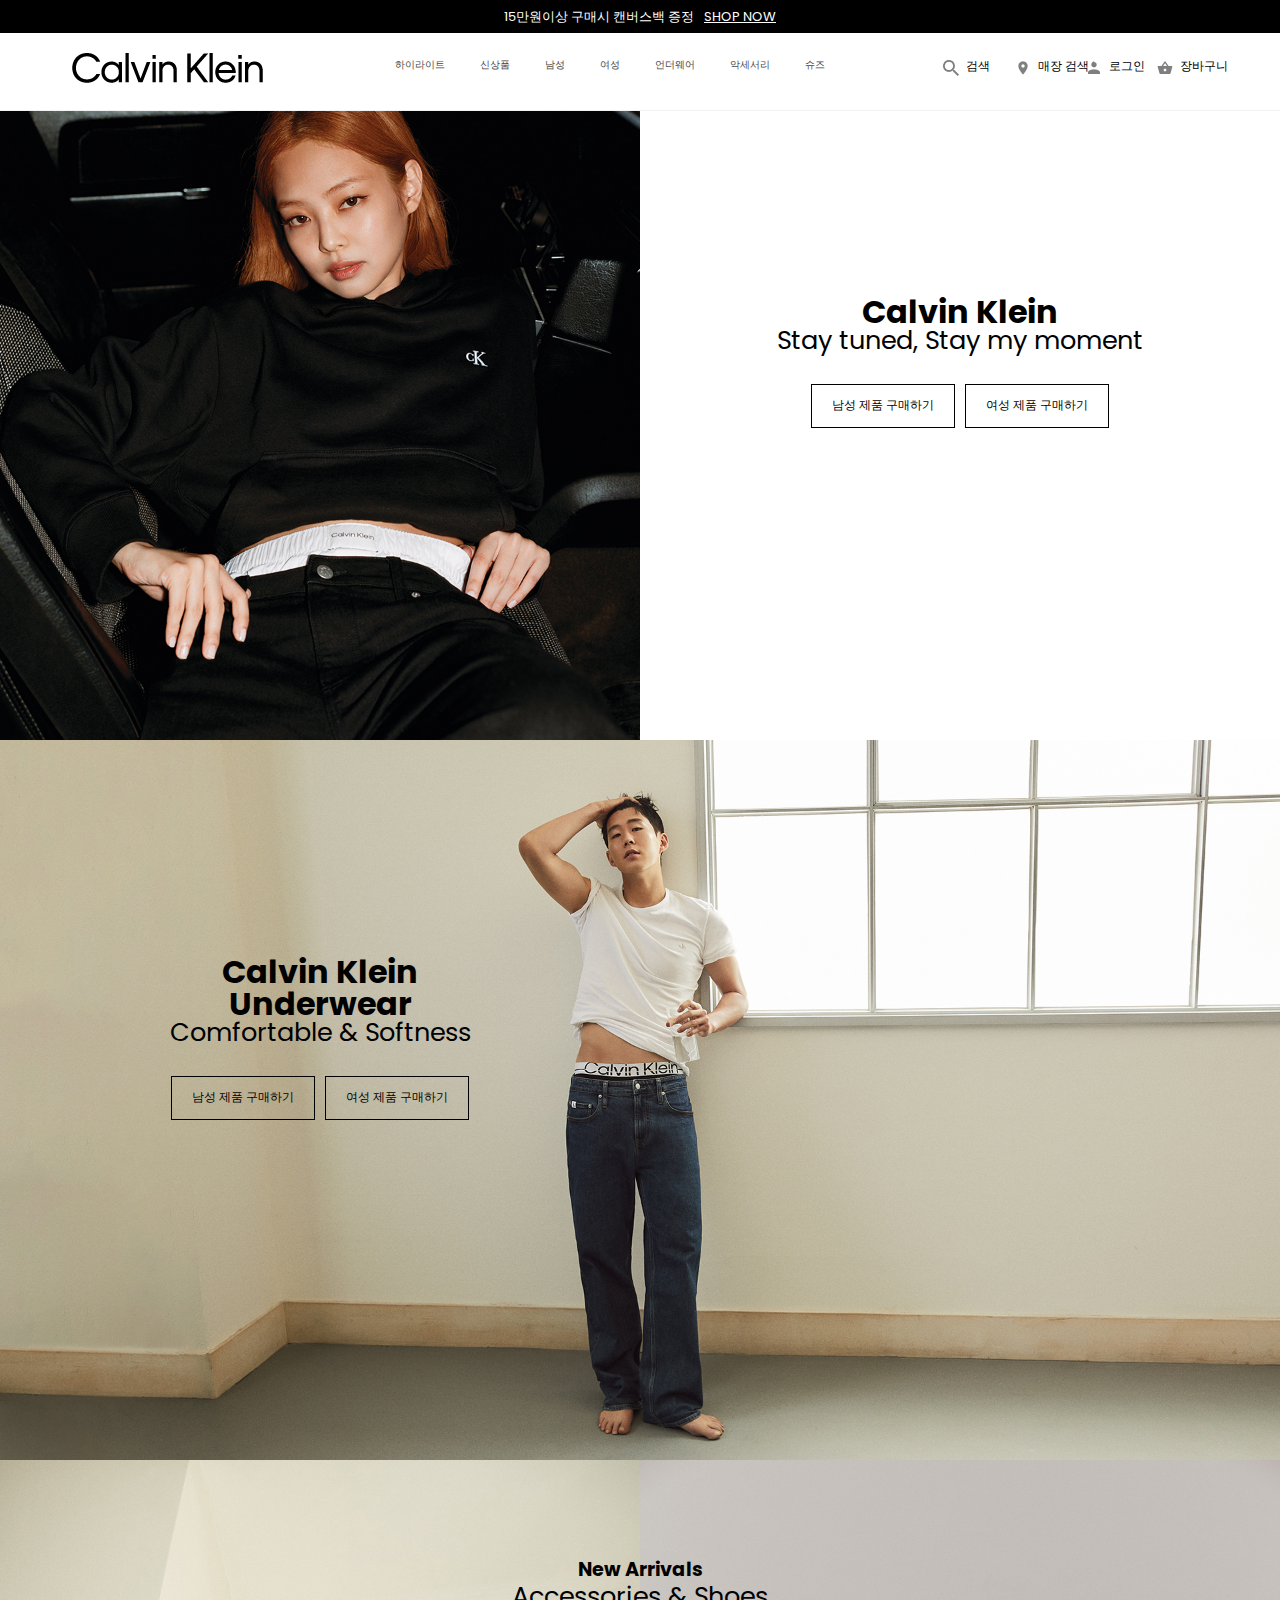
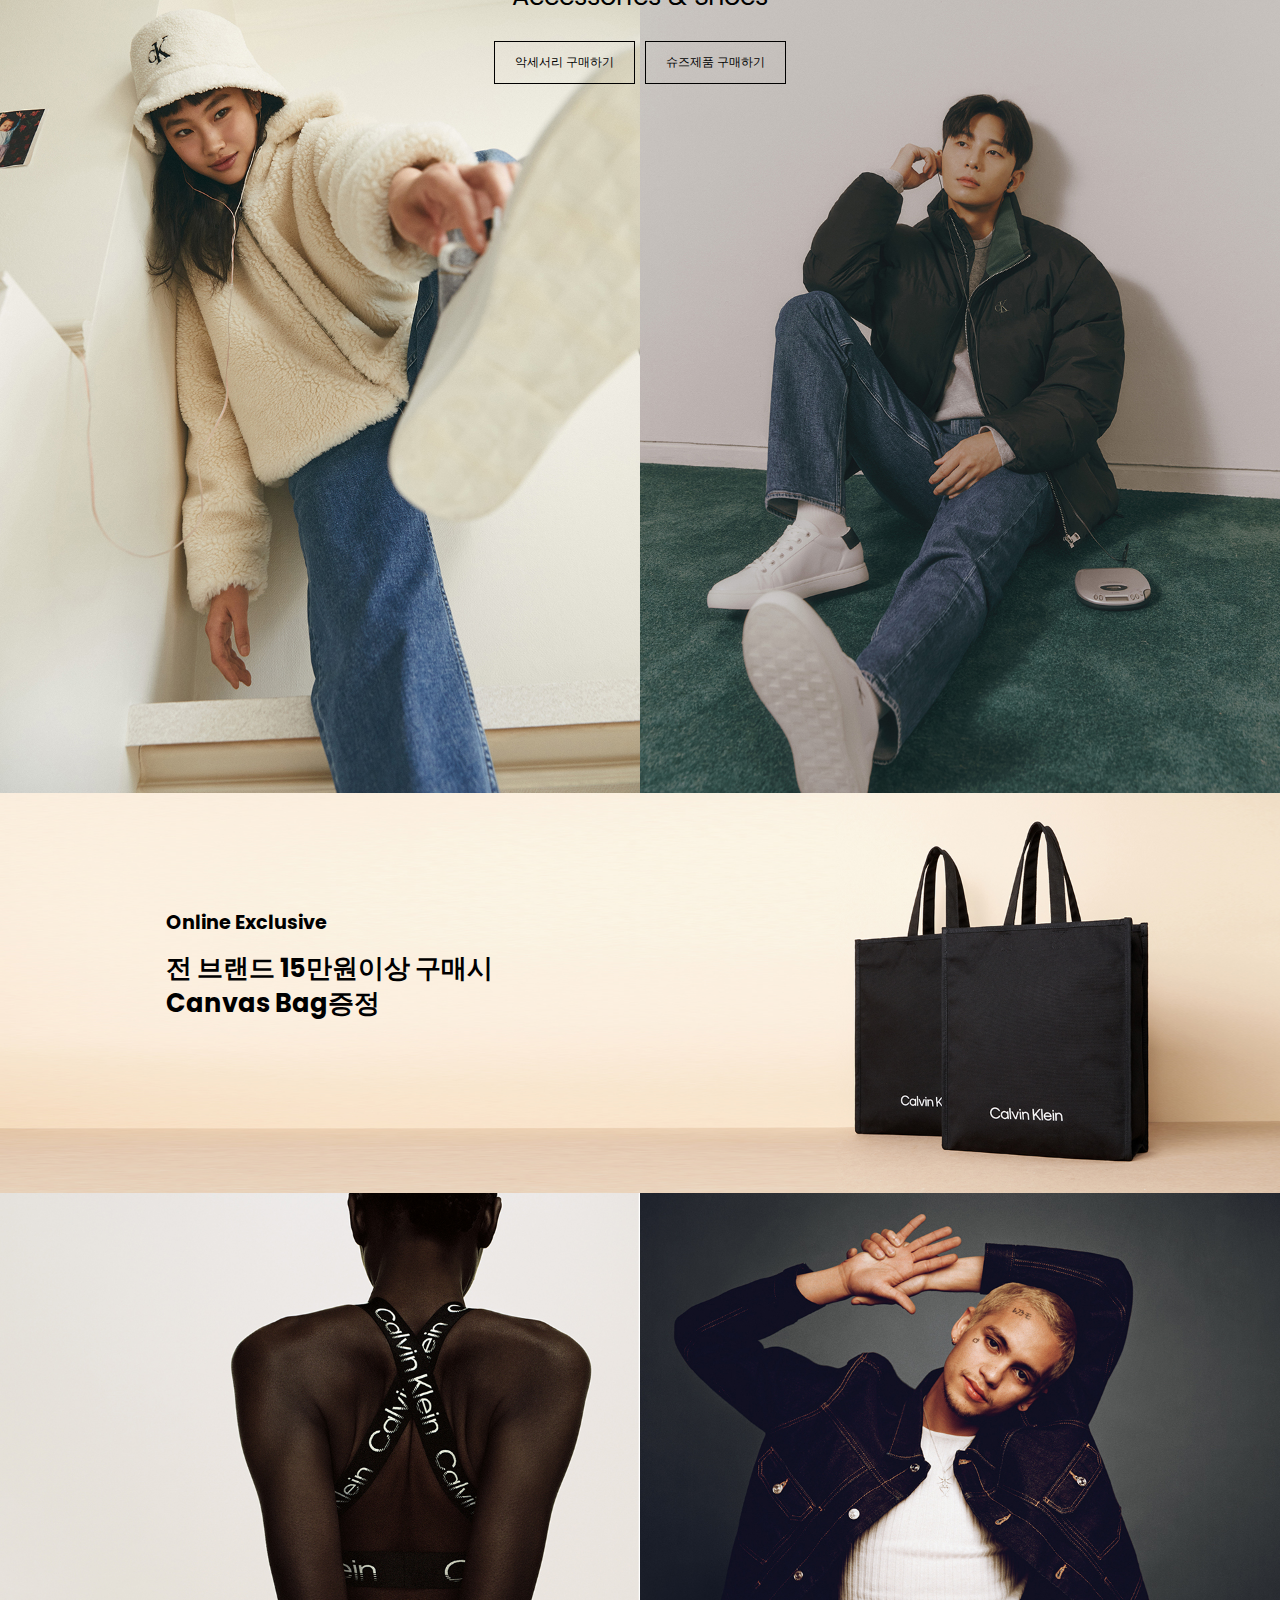
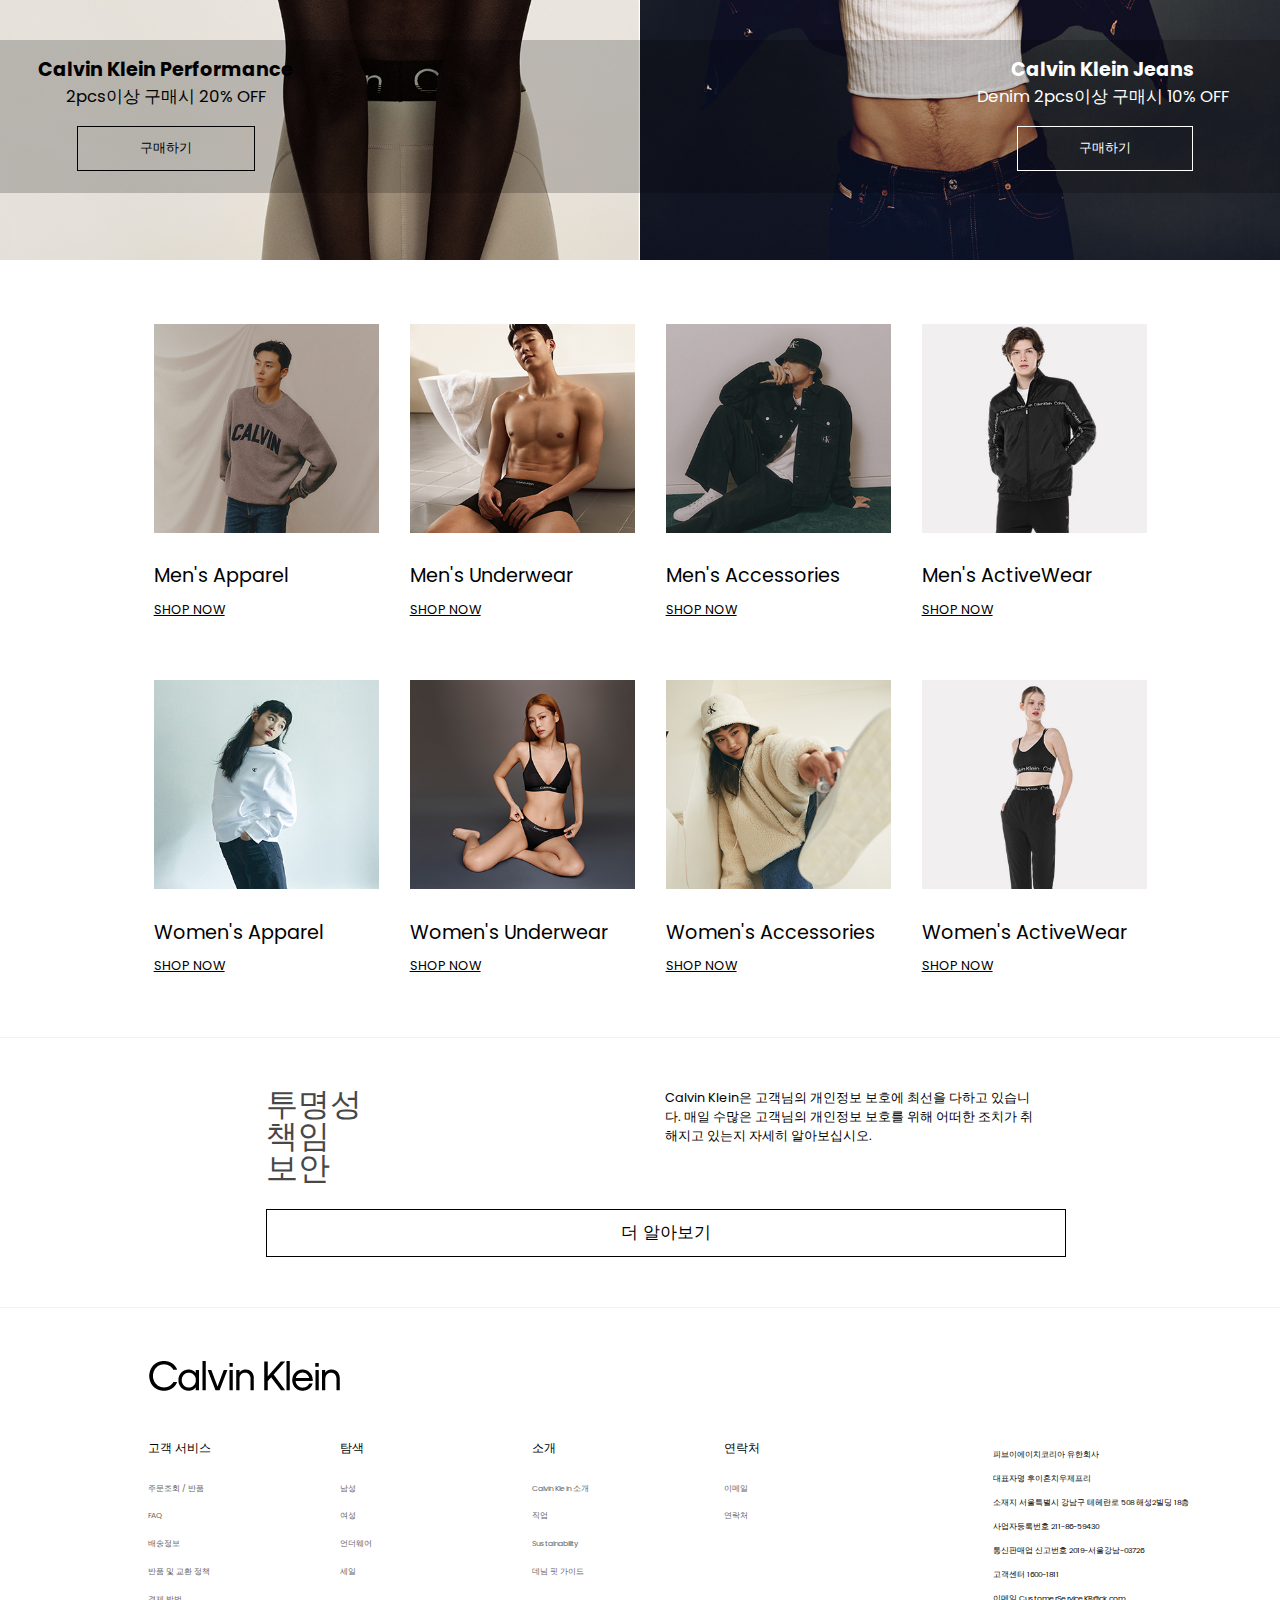
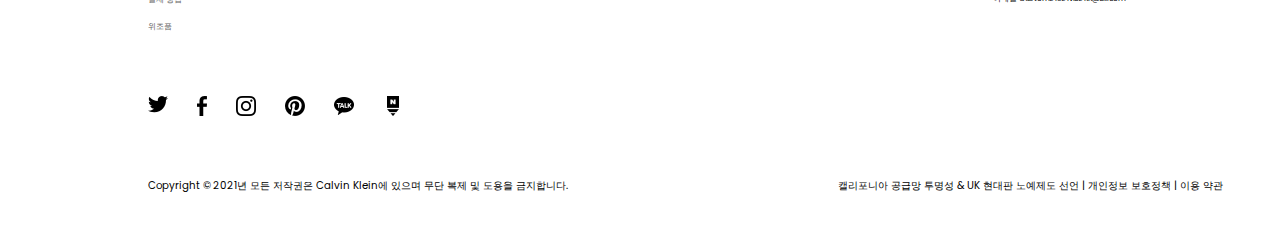
<file: index.html>
<!DOCTYPE html>
<html lang="en">

<head>
    <meta charset="UTF-8">
    <meta http-equiv="X-UA-Compatible" content="IE=edge">
    <meta name="viewport" content="width=device-width, initial-scale=1.0,maximum-scale=1, minimum-scale=1"">
    <title>Calvin Klein</title>
    <link rel=" stylesheet" href="/ck2.css">
    <link rel="stylesheet" href="/reset.css">
    <script src="https://ajax.googleapis.com/ajax/libs/jquery/3.5.1/jquery.min.js"></script>
    <script defer src="/ck.js"></script>


</head>

<body>
    <div id="wrap">
        <div class="header-line">
            <p>15만원이상 구매시 캔버스백 증정<a href="">SHOP NOW</a></p>
        </div>
        <header class="header">
            <div class="nav_wrapper">
                <a class="logo" href="#"><img src="/images/ck-logo.png" alt="logo"></a>

                <div class="gnb">
                    <div class="h_L">
                        <ul class="h_menu">

                            <li><a href="#">하이라이트</a></li>
                            <li><a href="#">신상품</a></li>
                            <li><a href="#">남성</a></li>
                            <li><a href="#">여성</a></li>
                            <li><a href="#">언더웨어</a></li>
                            <li><a href="#">악세서리</a></li>
                            <li class="shoes"><a href="#">슈즈</a></li>
                        </ul>
                    </div>
                </div>
                <div class="icon_wrapper">
                    <ul class="icon">
                        <li><a href="#">
                                <span><img src="/images/icon1.png" alt="search"></span>
                                <span class="none left">검색</span>
                            </a>
                        </li>
                        <li><a href="#">
                                <span><img src="/images/icon2.png" alt="location"></span>
                                <span class="none left">매장 검색</span>
                            </a>
                        </li>
                        <li><a href="#">
                                <span><img src="/images/icon3.png" alt="login"></span>
                                <span class="none right">로그인</span>
                            </a>
                        </li>
                        <li><a href="#">
                                <span><img src="/images/icon4.png" alt="market"></span>
                                <span class="none right">장바구니</span>
                            </a>
                        </li>
                    </ul>
                </div>



            </div>

            <div class="hide">
                <div class="menu_pan">
                    <div class="highlights">
                        <div class="menu_category">
                            <div class="category">
                                <p>셀럽</p>
                            </div>
                            <div class="category orange"><a href="#">손흥민</a></div>
                            <div class="category orange"><a href="#">JENNIE</a></div>
                            <div class="category orange"><a href="#">Jung Ho Yeon</a></div>
                            <div class="category orange"><a href="#">Park Seo Jun</a></div>
                        </div>
                        <div class="menu_category">
                            <div class="category">
                                <p>SPECIAL PRICE</p>
                            </div>
                            <div class="category"><a href="#">남성의류</a></div>
                            <div class="category"><a href="#">언더웨어</a></div>
                            <div class="category"><a href="#">남성 악세서리</a></div>
                            <div class="category"><a href="#">여성 악세서리</a></div>
                        </div>
                        <div class="menu_category">
                            <div class="category">
                                <p>CK INSIDE</p>
                            </div>
                            <div class="category"><a href="#">Bestsellers</a></div>
                            <div class="category"><a href="#">Standards</a></div>
                            <div class="category"><a href="#">Sustainable</a></div>
                            <div class="category"><a href="#">Khakis</a></div>
                        </div>
                        <div class="menu_category">
                            <div class="category">
                                <p>기획전</p>
                            </div>
                            <div class="category"><a href="#">CKU KIDS</a></div>
                            <div class="category"><a href="#">CKJ KIDS</a></div>
                            <div class="category"><a href="#">Activewear</a></div>
                            <div class="category"><a href="#">데님 번들 기획전</a></div>
                            <div class="category"><a href="#">남성 선물 추천</a></div>
                            <div class="category"><a href="#">여성 선물 추천</a></div>
                        </div>
                    </div>
                </div>
                <div class="menu_pan">
                    <div class="newproducts">
                        <div class="menu_category">
                            <div class="category">
                                <p>남성용 의류</p>
                            </div>
                            <div class="category"><a href="#">남성의류 모두보기</a></div>
                            <div class="category"><a href="#">청바지</a></div>
                            <div class="category"><a href="#">티셔츠/후디</a></div>
                            <div class="category"><a href="#">셔츠/스웨터</a></div>
                            <div class="category"><a href="#">바지</a></div>
                            <div class="category"><a href="#">아우터</a></div>
                        </div>
                        <div class="menu_category">
                            <div class="category">
                                <p>남성용 액세서리</p>
                            </div>
                            <div class="category"><a href="#">남성액세서리 모두보기</a></div>
                            <div class="category"><a href="#">가방</a></div>
                            <div class="category"><a href="#">모자</a></div>
                            <div class="category"><a href="#">벨트/지갑</a></div>
                            <div class="category"><a href="#">신발/양말</a></div>
                        </div>
                        <div class="menu_category">
                            <div class="category">
                                <p>남성용 언더웨어</p>
                            </div>
                            <div class="category"><a href="#">남성언더웨어 모두보기</a></div>
                            <div class="category"><a href="#">박서</a></div>
                            <div class="category"><a href="#">멀티백</a></div>
                            <div class="category"><a href="#">드로즈</a></div>
                            <div class="category"><a href="#">잠옷/수영복</a></div>
                        </div>
                        <div class="menu_category">
                            <div class="category">
                                <p>여성용 의류</p>
                            </div>
                            <div class="category"><a href="#">여성의류 모두보기</a></div>
                            <div class="category"><a href="#">청바지</a></div>
                            <div class="category"><a href="#">티셔츠/후디</a></div>
                            <div class="category"><a href="#">원피스/스커트/팬츠</a></div>
                            <div class="category"><a href="#">셔츠/스웨터</a></div>
                            <div class="category"><a href="#">아우터</a></div>
                            <div class="category"><a href="#">스포츠 브라</a></div>
                            <div class="category"><a href="#">레깅스</a></div>
                        </div>

                        <div class="menu_category">
                            <div class="category">
                                <p>여성용 액세서리</p>
                            </div>
                            <div class="category"><a href="#">여성액세서리 모두보기</a></div>
                            <div class="category"><a href="#">가방</a></div>
                            <div class="category"><a href="#">모자</a></div>
                            <div class="category"><a href="#">벨트/지갑</a></div>
                            <div class="category"><a href="#">신발/양말</a></div>
                        </div>

                        <div class="menu_category">
                            <div class="category">
                                <p>여성용 언더웨어</p>
                            </div>
                            <div class="category"><a href="#">여성언더웨어 모두보기</a></div>
                            <div class="category"><a href="#">브라</a></div>
                            <div class="category"><a href="#">팬티</a></div>
                            <div class="category"><a href="#">멀티팩/잠옷/수영복</a></div>
                        </div>
                    </div>
                </div>
                <div class="menu_pan">
                    <div class="menproducts">
                        <div class="menu_category">
                            <div class="category">
                                <p>의류</p>
                            </div>
                            <div class="category"><a href="#">모두보기</a></div>
                            <div class="category"><a href="#">청바지</a></div>
                            <div class="category"><a href="#">티셔츠</a></div>
                            <div class="category"><a href="#">바지</a></div>
                            <div class="category"><a href="#">맨투맨</a></div>
                            <div class="category"><a href="#">스웨터</a></div>
                            <div class="category"><a href="#">셔츠</a></div>
                            <div class="category"><a href="#">아우터</a></div>
                            <div class="category"><a href="#">퍼포먼스 의류</a></div>
                        </div>
                        <div class="menu_category">
                            <div class="category">
                                <p>액세서리</p>
                            </div>
                            <div class="category"><a href="#">모두보기</a></div>
                            <div class="category"><a href="#">가방</a></div>
                            <div class="category"><a href="#">지갑</a></div>
                            <div class="category"><a href="#">벨트</a></div>
                            <div class="category"><a href="#">신발</a></div>
                            <div class="category"><a href="#">양말</a></div>
                            <div class="category"><a href="#">모자</a></div>
                        </div>
                        <div class="menu_category">
                            <div class="category">
                                <p>슈즈</p>
                            </div>
                            <div class="category"><a href="">모두보기</a></div>
                        </div>
                        <div class="photo">
                            <img src="/images/nav_man1.jpg" alt="men's_products">
                            <a href="#" class="men_buy">남성 제품 구매하기</a>
                        </div>
                    </div>
                </div>
                <div class="menu_pan">
                    <div class="womenproducts">
                        <div class="menu_category">
                            <div class="category">
                                <p>의류</p>
                            </div>
                            <div class="category"><a href="#">모두보기</a></div>
                            <div class="category"><a href="#">청바지</a></div>
                            <div class="category"><a href="#">티셔츠</a></div>
                            <div class="category"><a href="#">원피스</a></div>
                            <div class="category"><a href="#">바지</a></div>
                            <div class="category"><a href="#">스커트</a></div>
                            <div class="category"><a href="#">맨투맨</a></div>
                            <div class="category"><a href="#">스웨터</a></div>
                            <div class="category"><a href="#">셔츠</a></div>
                            <div class="category"><a href="#">아우터</a></div>
                            <div class="category"><a href="#">퍼포먼스 의류</a></div>
                        </div>
                        <div class="menu_category">
                            <div class="category">
                                <p>액세서리</p>
                            </div>
                            <div class="category"><a href="#">모두보기</a></div>
                            <div class="category"><a href="#">가방</a></div>
                            <div class="category"><a href="#">신발</a></div>
                            <div class="category"><a href="#">양말</a></div>
                            <div class="category"><a href="#">벨트</a></div>
                            <div class="category"><a href="#">모자</a></div>
                            <div class="category"><a href="#">지갑/액세서리 소품</a></div>
                        </div>
                        <div class="menu_category">
                            <div class="category">
                                <p>슈즈</p>
                            </div>
                            <div class="category"><a href="#">모두보기</a></div>
                        </div>
                        <div class="photo">
                            <img src="/images/nav_woman1.jpg" alt="woman's_products">
                            <a href="#" class="women_buy">여성 제품 구매하기</a>
                        </div>
                    </div>
                </div>
                <div class="menu_pan">
                    <div class="underwear">
                        <div class="menu_category">
                            <div class="category">
                                <p>남성</p>
                            </div>
                            <div class="category"><a href="#">모두보기</a></div>
                            <div class="category"><a href="#">멀티팩</a></div>
                            <div class="category"><a href="#">드로즈</a></div>
                            <div class="category"><a href="#">브리프</a></div>
                            <div class="category"><a href="#">박서</a></div>
                            <div class="category"><a href="#">잠옷/수영복</a></div>
                        </div>
                        <div class="menu_category">
                            <div class="category">
                                <p>여성</p>
                            </div>
                            <div class="category"><a href="#">모두보기</a></div>
                            <div class="category"><a href="#">브라</a></div>
                            <div class="category"><a href="#">팬티</a></div>
                            <div class="category"><a href="#">멀티팩/잠옷/수영복</a></div>
                        </div>
                        <div class="menu_category">
                        </div>
                        <div class="photo">
                            <img src="/images/nav_underwear.jpg" alt="underwear">
                            <a href="#" class="buy1">남성용 언더웨어 구매하기</a>
                            <a href="#" class="buy1">여성용 언더웨어 구매하기</a>
                        </div>
                    </div>
                </div>
                <div class="menu_pan">
                    <div class="accessories">
                        <div class="menu_category">
                            <div class="category">
                                <p>남성</p>
                            </div>
                            <div class="category"><a href="#">모두보기</a></div>
                            <div class="category"><a href="#">가방</a></div>
                            <div class="category"><a href="#">벨트</a></div>
                            <div class="category"><a href="#">양말</a></div>
                            <div class="category"><a href="#">지갑</a></div>
                            <div class="category"><a href="#">모자</a></div>
                        </div>
                        <div class="menu_category">
                            <div class="category">
                                <p>여성</p>
                            </div>
                            <div class="category"><a href="#">모두보기</a></div>
                            <div class="category"><a href="#">벨트</a></div>
                            <div class="category"><a href="#">가방</a></div>
                            <div class="category"><a href="#">양말</a></div>
                            <div class="category"><a href="#">지갑</a></div>
                            <div class="category"><a href="#">모자</a></div>
                        </div>

                        <div class="photo">
                            <img src="/images/nav_bag.jpg" alt="accessories">
                            <a href="#" class="buy1">남성용 액세서리 구매하기</a>
                            <a href="#" class="buy1">여성용 액세서리 구매하기</a>
                        </div>

                    </div>
                </div>
                <div class="menu_pan">
                    <div class="shoes">
                        <div class="photo">
                            <img src="/images/nav_shoes.jpg" alt="shoes">
                            <a href="#" class="buy1">남성 제품 구매하기</a>
                            <a href="#" class="buy1">여성 제품 구매하기</a>
                        </div>
                    </div>
                </div>
            </div>
    </div>
    </header>


    <section class="main">
        <div class="main_1">
            <img src="/images/main1.jpeg" alt="woman">
            <div class="main1_block">
                <div class="text_block">
                    <h2 class="main_tit">Calvin Klein</h2>
                    <p class="main_subtit">Stay tuned, Stay my moment</p>
                    <div class="main1_btn">
                        <a href="#">
                            <p class="main_btn right">남성 제품 구매하기</p>
                        </a>
                        <a href="#">
                            <p class="main_btn">여성 제품 구매하기</p>
                        </a>
                    </div>
                </div>
            </div>
        </div>

        <div class="main_2">
            <img src="/images/main2.jpg" alt="man">
            <div class="main2_block">
                <div class="text_block">
                    <h2 class="main_tit">Calvin Klein Underwear</h2>
                    <p class="main_subtit">Comfortable & Softness</p>
                    <div class="main2_btn">
                        <a href="#">
                            <p class="main_btn right">남성 제품 구매하기</p>
                        </a>
                        <a href="#">
                            <p class="main_btn">여성 제품 구매하기</p>
                        </a>
                    </div>
                </div>
            </div>
        </div>
    </section>
    <section class="subpage">
        <div class="sub">
            <img src="/images/sub1.jpg" alt="woman&man">
            <div class="sub_block">
                <div class="text_block">
                    <h2 class="sub_tit">New Arrivals</h2>
                    <p class="sub_subtit">Accessories & Shoes</p>
                    <div class="btn">
                        <a href="#">
                            <p class="sub_btn right">악세서리 구매하기</p>
                        </a>
                        <a href="#">
                            <p class="sub_btn">슈즈제품 구매하기</p>
                        </a>
                    </div>
                </div>
            </div>
        </div>

        <div class="subline">
            <img src="/images/sub3.jpg" alt="bags">
            <div class="subline_block">
                <div class="subline_txt">
                    <h2 class="subline_tit">Online Exclusive</h2>
                    <p class="subline_subtit">전 브랜드 15만원이상 구매시<br>Canvas Bag증정</p>
                </div>
            </div>

        </div>
        <div class="sub2">
            <img src="/images/sub4.jpg" alt="accessories">
            <div class="back"></div>
            <div class="sub2_block">
                <div class="sub2-1_txt">
                    <h2 class="sub2-1_tit">Calvin Klein Performance</h2>
                    <p class="sub2-1_subtit">2pcs이상 구매시 20% OFF</p>
                    <div class="sub2-1_btn">
                        <a href="#">
                            <p>구매하기</p>
                        </a>
                    </div>
                </div>
                <div class="sub2-2_txt">
                    <h2 class="sub2-2_tit">Calvin Klein Jeans</h2>
                    <p class="sub2-2_subtit">Denim 2pcs이상 구매시 10% OFF</p>
                    <div class="sub2-2_btn">
                        <a href="#">
                            <p>구매하기</p>
                        </a>
                    </div>
                </div>
            </div>
        </div>
    </section>
    <section class="product">
        <div class="men">
            <div class="men_block space tablet">
                <a href="#"><img src="/images/sale.jpeg" alt="men's_apparel"></a>
                <div class="men_txt">
                    <p>Performance</p>
                </div>
                <div class="subtxt"><a href="#">
                        <p class="line">SHOP NOW</p>
                    </a></div>
            </div>
            <div class="men_block">
                <a href="#"><img src="/images/man1.jpg" alt="men's_apparel"></a>
                <div class="men_txt">
                    <p>Men's Apparel</p>
                </div>
                <div class="subtxt"><a href="#">
                        <p class="line">SHOP NOW</p>
                    </a></div>
            </div>
            <div class="men_block space">
                <a href="#"><img src="/images/man2.jpg" alt="men's_underwear"></a>
                <div class="men_txt">
                    <p>Men's Underwear</p>
                </div>
                <div class="subtxt"><a href="#">
                        <p class="line">SHOP NOW</p>
                    </a></div>
            </div>
            <div class="men_block after1">
                <a href="#"><img src="/images/man3.jpg" alt="men's_accessories"></a>
                <div class="men_txt">
                    <p>Men's Accessories</p>
                </div>
                <div class="subtxt"><a href="#">
                        <p class="line">SHOP NOW</p>
                    </a></div>
            </div>
            <div class="men_block space after2">
                <a href="#"><img src="/images/man4.jpg" alt="men's_activeWear"></a>
                <div class="men_txt">
                    <p>Men's ActiveWear</p>
                </div>
                <div class="subtxt"><a href="#">
                        <p class="line">SHOP NOW</p>
                    </a></div>
            </div>
        </div>

        <div class="women">
            <div class="women_block">
                <a href="#"><img src="/images/woman1.jpg" alt="women's_apparel"></a>
                <div class="women_txt">
                    <p>Women's Apparel</p>
                </div>
                <div class="subtxt"><a href="#">
                        <p class="line">SHOP NOW</p>
                    </a></div>
            </div>
            <div class="women_block space">
                <a href="#"><img src="/images/woman2.jpg" alt="women's_underwear"></a>
                <div class="women_txt">
                    <p>Women's Underwear</p>
                </div>
                <div class="subtxt"><a href="#">
                        <p class="line">SHOP NOW</p>
                    </a></div>
            </div>
            <div class="women_block">
                <a href="#"><img src="/images/woman3.jpg" alt="women's_accessories"></a>
                <div class="women_txt">
                    <p>Women's Accessories</p>
                </div>
                <div class="subtxt"><a href="#">
                        <p class="line">SHOP NOW</p>
                    </a></div>
            </div>
            <div class="women_block space after3">
                <a href="#"><img src="/images/woman4.jpg" alt="women's_activeWear"></a>
                <div class="women_txt">
                    <p>Women's ActiveWear</p>
                </div>
                <div class="subtxt"><a href="#">
                        <p class="line">SHOP NOW</p>
                    </a></div>
            </div>
        </div>

    </section>
    <section class="privacy">
        <div class="privacy_box">
            <div class="title">
                <p>투명성<br>책임<br>보안</h4>
            </div>
            <div class="para">
                <p>Calvin Klein은 고객님의 개인정보 보호에 최선을 다하고 있습니다.
                    매일 수많은 고객님의 개인정보 보호를 위해 어떠한 조치가 취해지고 있는지
                    자세히 알아보십시오.</p>
            </div>
            <div class="more"><a href="#">
                    <h4>더 알아보기</h4>
                </a>
            </div>
        </div>
    </section>
    <footer>
        <div class="footer">
            <a class="footer_logo" href="#"><img src="/images/ck-logo.png" alt="logo"></a>

            <div class="footer_wrapper">
                <div class="footer_block">
                    <p class="footer_tit">고객 서비스</p>
                    <ul>
                        <li>
                            <a href="#">주문조회 / 반품</a>
                            <a href="#">FAQ</a>
                            <a href="#">배송정보</a>
                            <a href="#">반품 및 교환 정책</a>
                            <a href="#">결제 방법</a>
                            <a href="#">위조품</a>
                        </li>
                    </ul>
                </div>
                <div class="footer_block">
                    <p class="footer_tit">탐색</p>
                    <ul>
                        <li>
                            <a href="#">남성</a>
                            <a href="#">여성</a>
                            <a href="#">언더웨어</a>
                            <a href="#">세일</a>
                        </li>
                    </ul>
                </div>
                <div class="footer_block">
                    <p class="footer_tit">소개</p>
                    <ul class="footer_list3">
                        <li>
                            <a href="#">Calvin Klein 소개</a>
                            <a href="#">직업</a>
                            <a href="#">Sustainability</a>
                            <a href="#">데님 핏 가이드</a>
                        </li>
                    </ul>
                </div>
                <div class="footer_block">
                    <p class="footer_tit">연락처</p>
                    <ul class="footer_list4">
                        <li>
                            <a href="#">이메일</a>
                            <a href="#">연락처</a>
                        </li>
                    </ul>
                </div>
                <div class="company">
                    <p>피브이에이치코리아 유한회사<br>
                        대표자명 후이혼치우제프리<br>
                        소재지 서울특별시 강남구 테헤란로 508 해성2빌딩 18층<br>
                        사업자등록번호 211-86-59430<br>
                        통신판매업 신고번호 2019-서울강남-03726<br>
                        고객센터 1600-1811<br>
                        이메일 CustomerServiceKR@ck.com</p>
                </div>
            </div>
            <div class="f-icon">
                <ul class="footer_icon">
                    <li><a href="#"><img src="/images/f_icon_1.png" alt="twitter_logo"></a></li>
                    <li><a href="#"><img src="/images/f_icon_2.png" alt="facebook_logo"></a></li>
                    <li><a href="#"><img src="/images/f_icon_3.png" alt="instagram_logo"></a></li>
                    <li><a href="#"><img src="/images/f_icon_4.png" alt="pinterest_logo"></a></li>
                    <li><a href="#"><img src="/images/f_icon_5.png" alt="kakao_logo"></a></li>
                    <li><a href="#"><img src="/images/f_icon_6.png" alt="naverme_logo"></a></li>
                </ul>
            </div>
            <div class="footer-line">
                <p>Copyright © 2021년 모든 저작권은 Calvin Klein에 있으며 무단 복제 및 도용을 금지합니다.</p>
                <p>캘리포니아 공급망 투명성 & UK 현대판 노예제도 선언 | 개인정보 보호정책 | 이용 약관</p>
            </div>
        </div>
        </div>
</body>

</html>
</file>
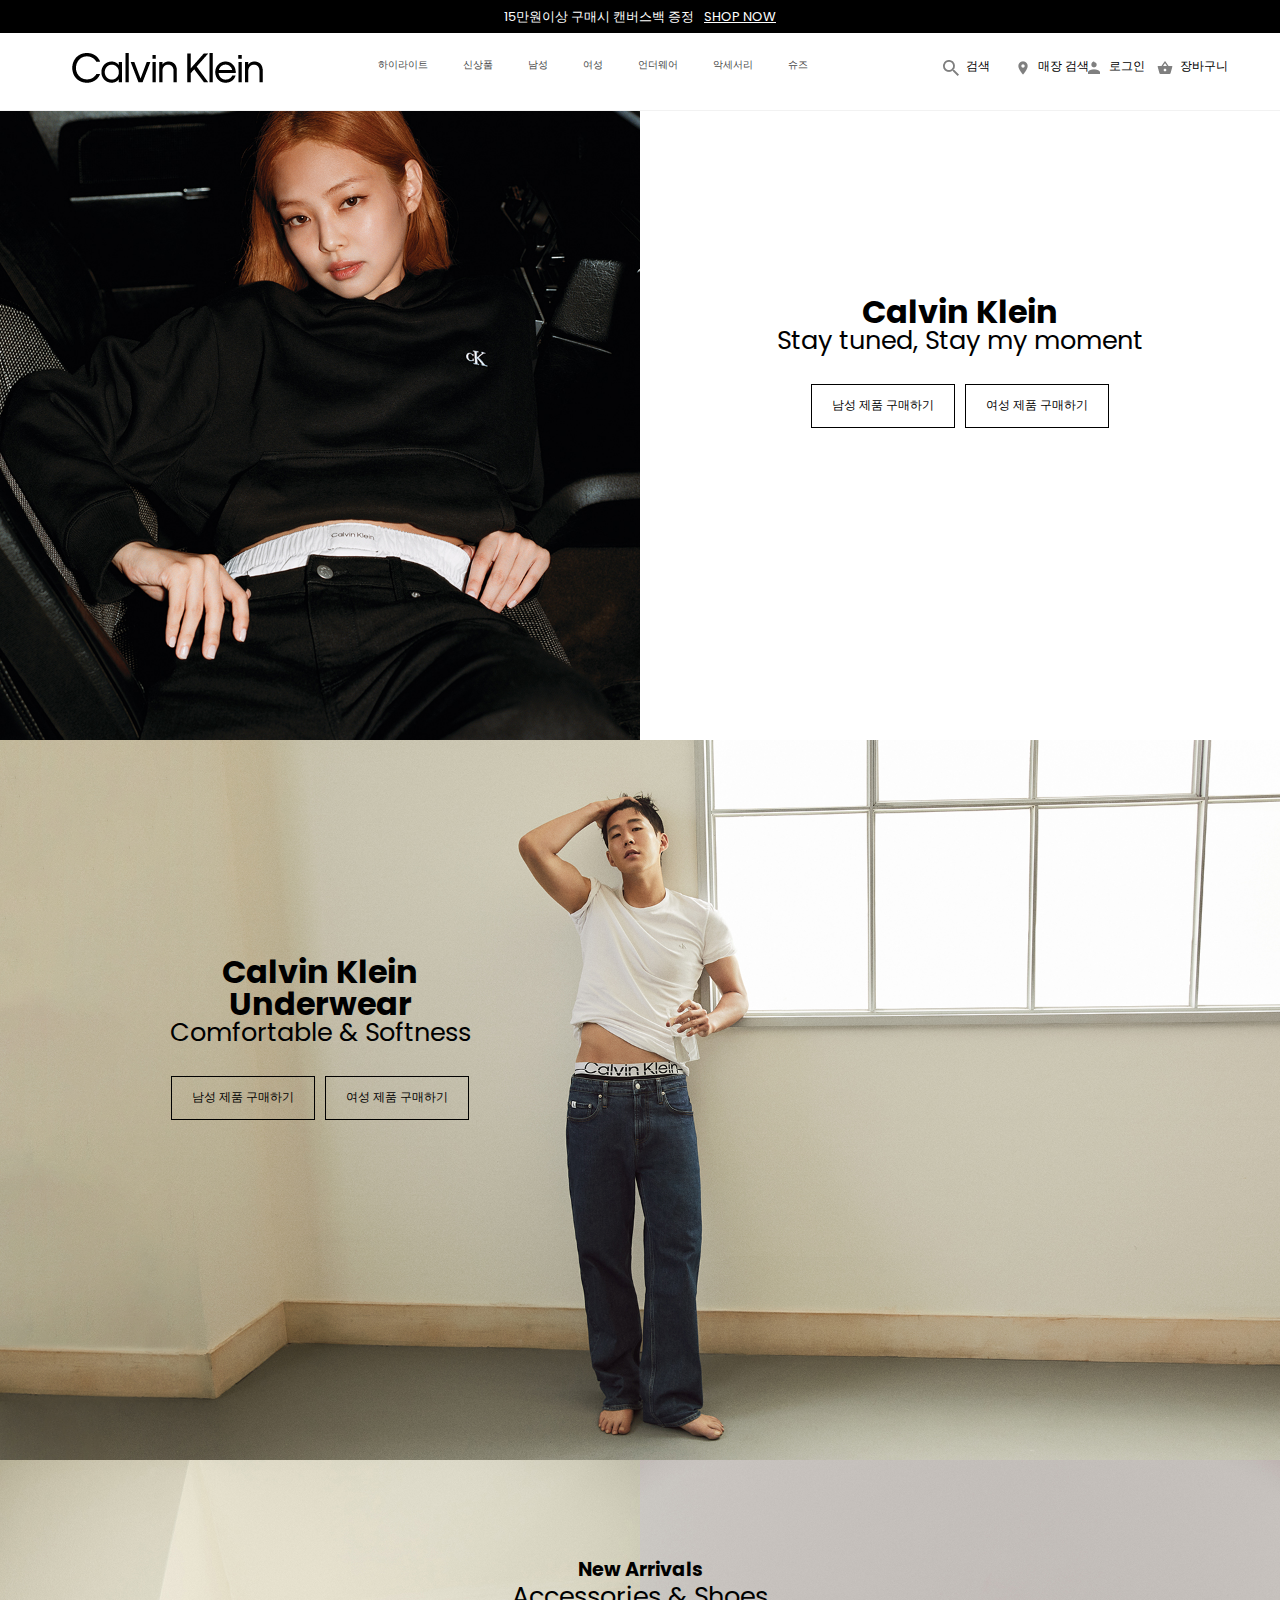
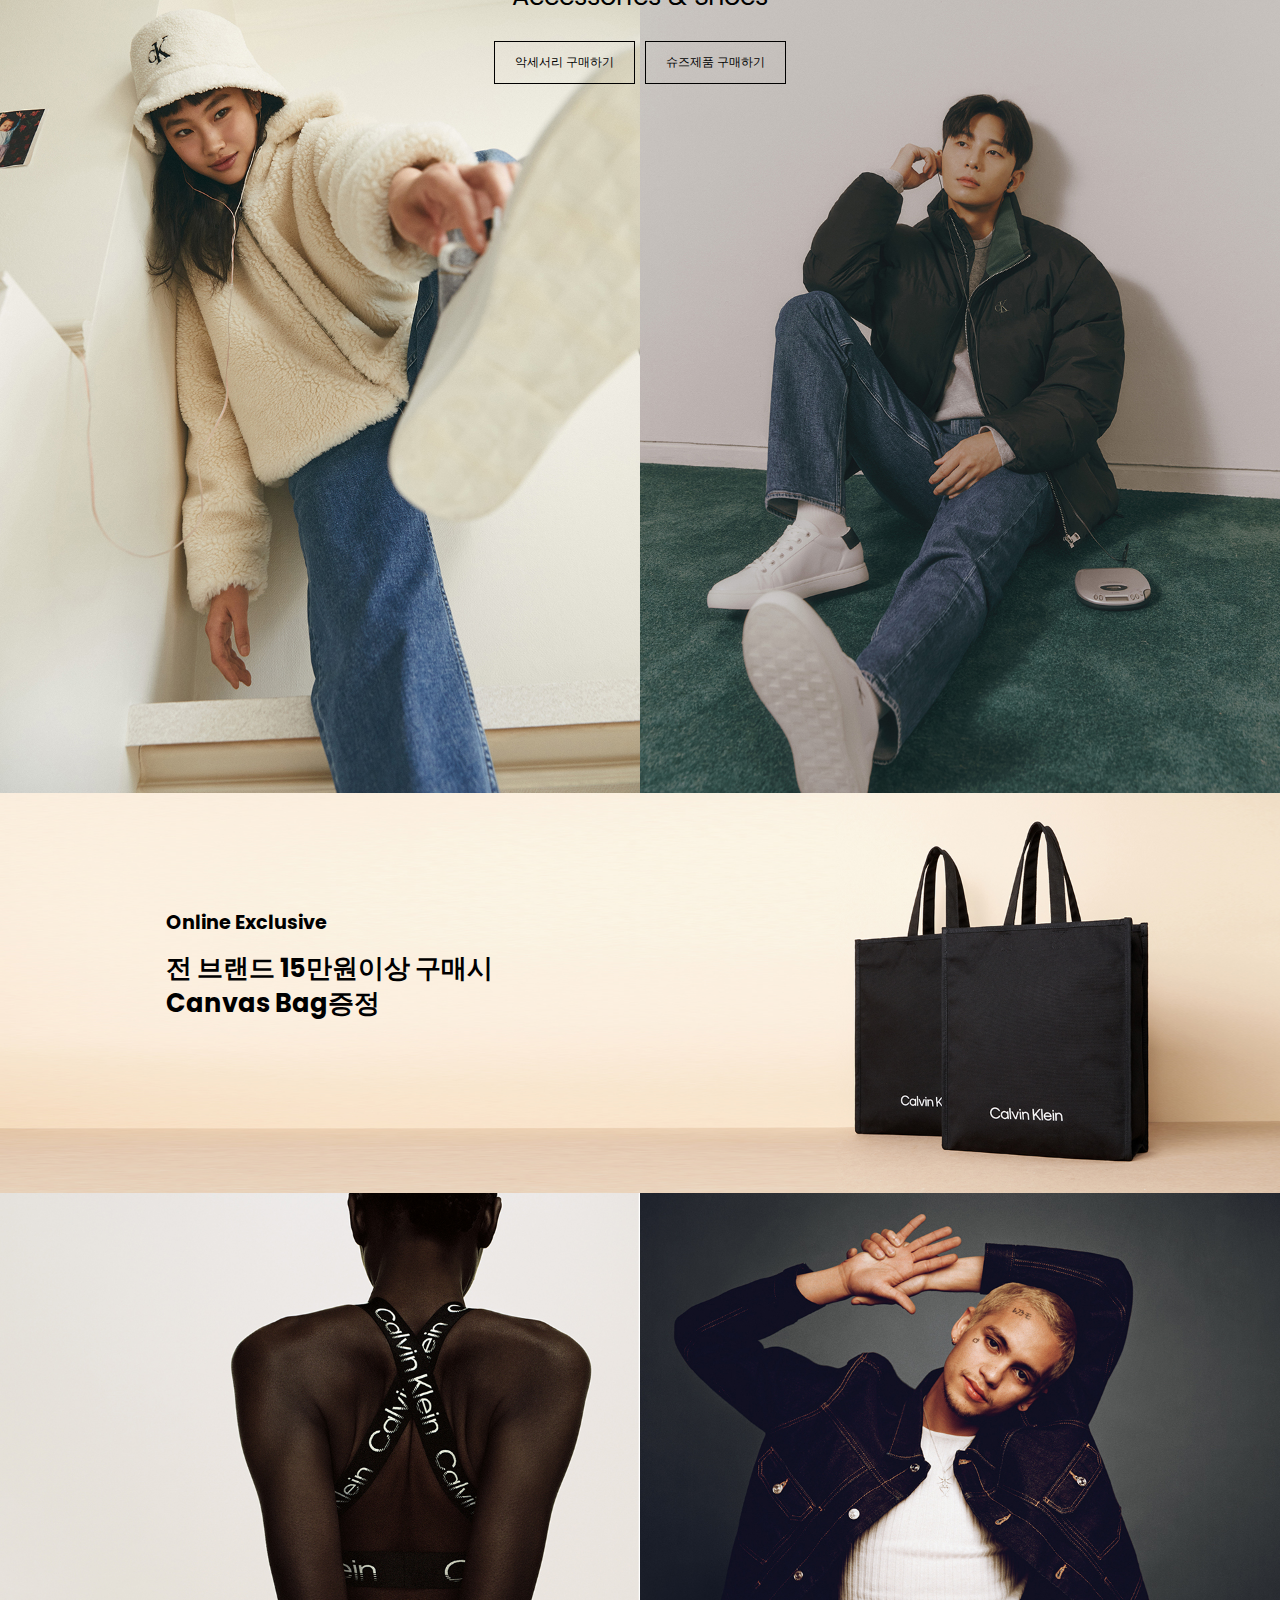
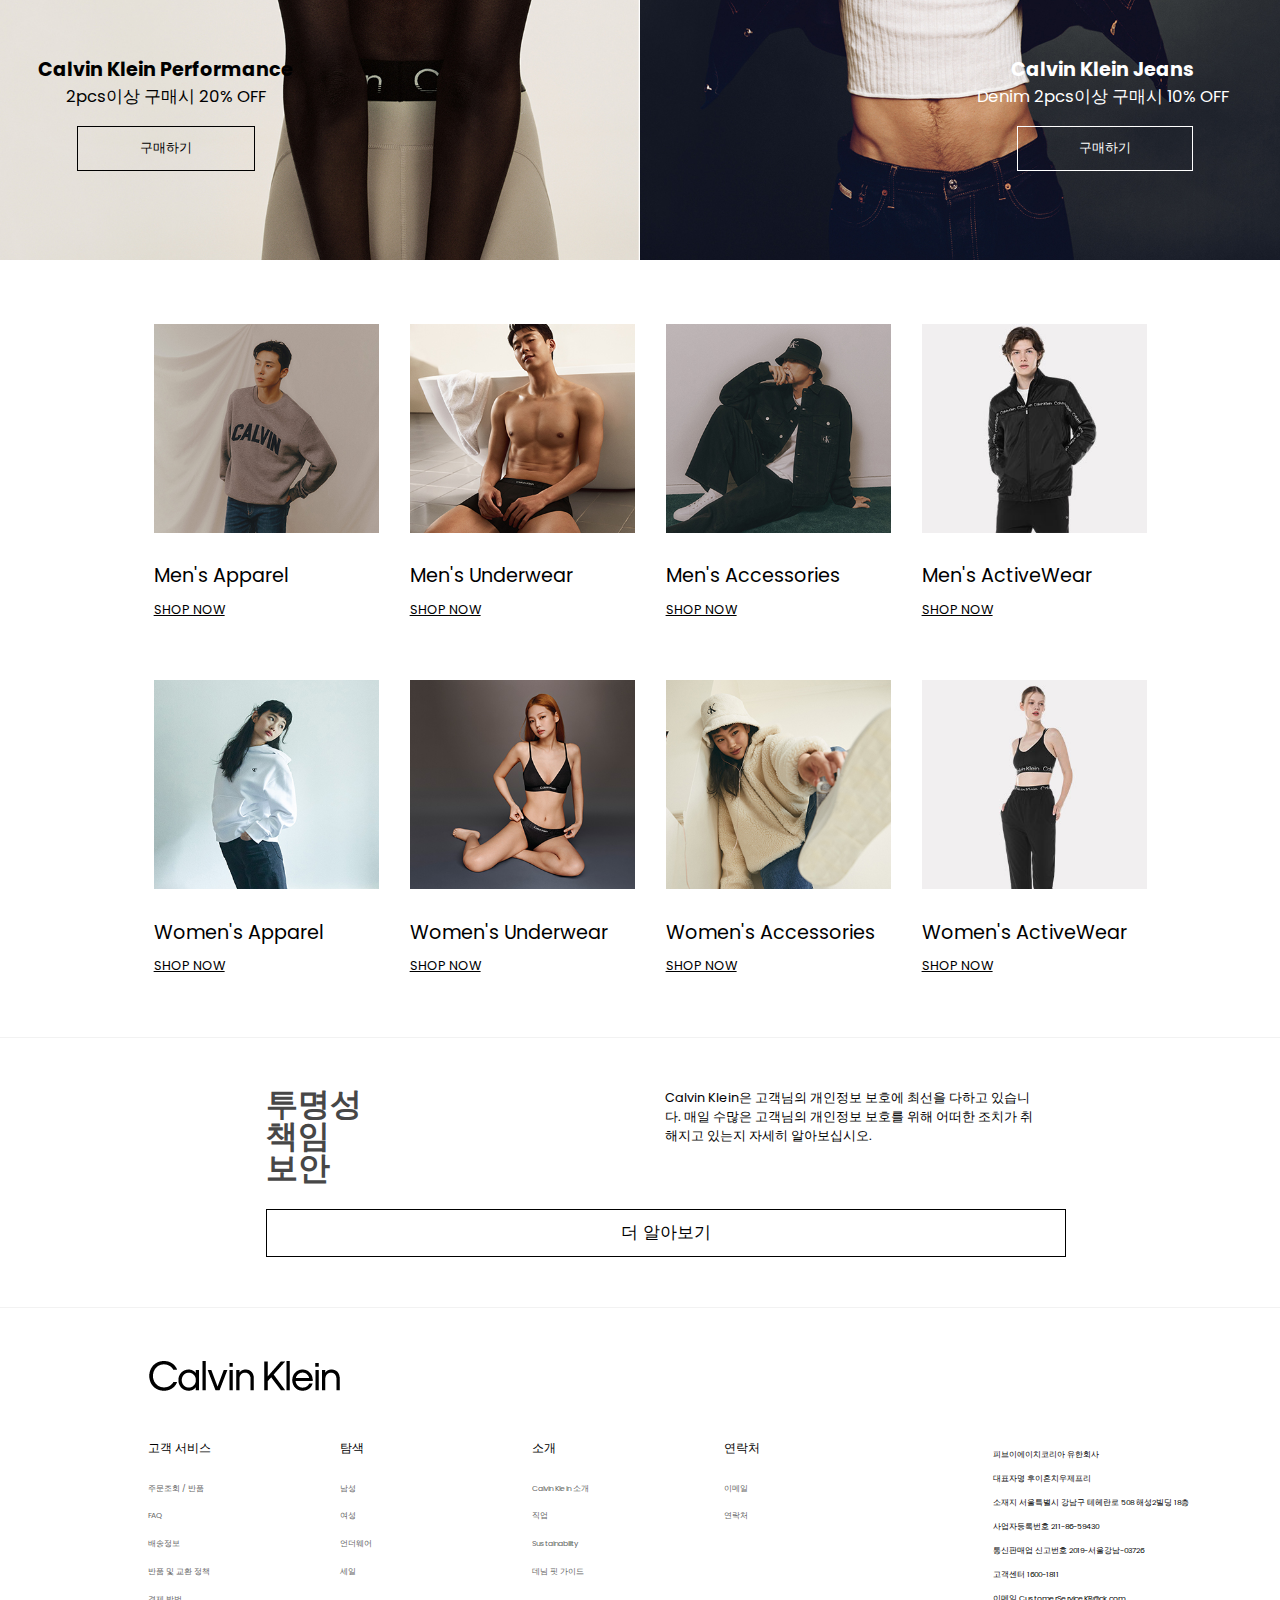
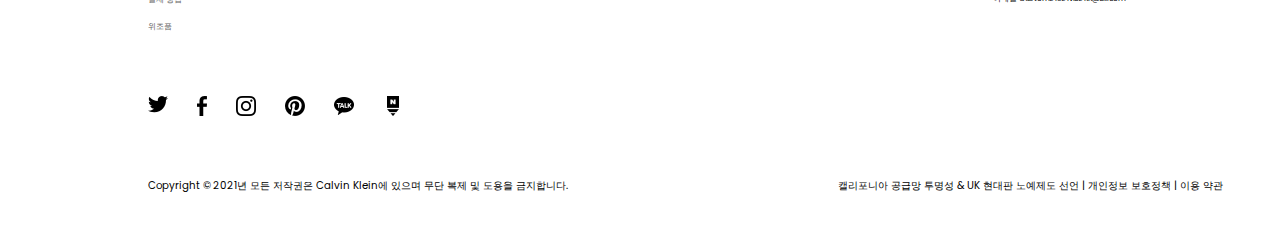
<file: ck.html>
<!DOCTYPE html>
<html lang="en">

<head>
    <meta charset="UTF-8">
    <meta http-equiv="X-UA-Compatible" content="IE=edge">
    <meta name="viewport" content="width=device-width, initial-scale=1.0,maximum-scale=1, minimum-scale=1"">
    <title>Document</title>
    <link rel=" stylesheet" href="/ck2.css">
    <link rel="stylesheet" href="/reset.css">
    <script src="https://ajax.googleapis.com/ajax/libs/jquery/3.5.1/jquery.min.js"></script>
    <script defer src="/ck.js"></script>


</head>

<body>
    <div id="wrap">
        <div class="header-line">
            <p>15만원이상 구매시 캔버스백 증정<a href="">SHOP NOW</a></p>
        </div>
        <header class="header">
            <div class="nav_wrapper">
                <a class="logo" href=""><img src="/images/ck-logo.png" alt="logo"></a>

                <div class="gnb">
                    <div class="h_L">
                        <ul class="h_menu">
                            <li><a href="">하이라이트</a></li>
                            <li><a href="">신상품</a></li>
                            <li><a href="">남성</a></li>
                            <li><a href="">여성</a></li>
                            <li><a href="">언더웨어</a></li>
                            <li><a href="">악세서리</a></li>
                            <li><a href="">슈즈</a></li>
                        </ul>
                    </div>
                </div>
                <div class="icon_wrapper">
                    <ul class="icon">
                        <li><a href="">
                                <span><img src="/images/icon1.png" alt="search"></span>
                                <span class="none left">검색</span>
                            </a>
                        </li>
                        <li><a href="">
                                <span><img src="/images/icon2.png" alt="location"></span>
                                <span class="none left">매장 검색</span>
                            </a>
                        </li>
                        <li><a href="">
                                <span><img src="/images/icon3.png" alt="login"></span>
                                <span class="none right">로그인</span>
                            </a>
                        </li>
                        <li><a href="">
                                <span><img src="/images/icon4.png" alt="market"></span>
                                <span class="none right">장바구니</span>
                            </a>
                        </li>
                    </ul>
                </div>



            </div>

            <div>
                <div class="menu_pan">
                    <div class="highlights">
                        <div class="menu_category">
                            <div class="category">
                                <p>셀럽</p>
                            </div>
                            <div class="category orange"><a href="">손흥민</a></div>
                            <div class="category orange"><a href="">JENNIE</a></div>
                            <div class="category orange"><a href="">Jung Ho Yeon</a></div>
                            <div class="category orange"><a href="">Park Seo Jun</a></div>
                        </div>
                        <div class="menu_category">
                            <div class="category">
                                <p>SPECIAL PRICE</p>
                            </div>
                            <div class="category"><a href="">남성의류</a></div>
                            <div class="category"><a href="">언더웨어</a></div>
                            <div class="category"><a href="">남성 악세서리</a></div>
                            <div class="category"><a href="">여성 악세서리</a></div>
                        </div>
                        <div class="menu_category">
                            <div class="category">
                                <p>CK INSIDE</p>
                            </div>
                            <div class="category"><a href="">Bestsellers</a></div>
                            <div class="category"><a href="">Standards</a></div>
                            <div class="category"><a href="">Sustainable</a></div>
                            <div class="category"><a href="">Khakis</a></div>
                        </div>
                        <div class="menu_category">
                            <div class="category">
                                <p>기획전</p>
                            </div>
                            <div class="category"><a href="">CKU KIDS</a></div>
                            <div class="category"><a href="">CKJ KIDS</a></div>
                            <div class="category"><a href="">Activewear</a></div>
                            <div class="category"><a href="">데님 번들 기획전</a></div>
                            <div class="category"><a href="">남성 선물 추천</a></div>
                            <div class="category"><a href="">여성 선물 추천</a></div>
                        </div>
                    </div>
                </div>
                <div class="menu_pan">
                    <div class="newproducts">
                        <div class="menu_category">
                            <div class="category">
                                <p>남성용 의류</p>
                            </div>
                            <div class="category"><a href="">남성의류 모두보기</a></div>
                            <div class="category"><a href="">청바지</a></div>
                            <div class="category"><a href="">티셔츠/후디</a></div>
                            <div class="category"><a href="">셔츠/스웨터</a></div>
                            <div class="category"><a href="">바지</a></div>
                            <div class="category"><a href="">아우터</a></div>
                        </div>
                        <div class="menu_category">
                            <div class="category">
                                <p>남성용 액세서리</p>
                            </div>
                            <div class="category"><a href="">남성액세서리 모두보기</a></div>
                            <div class="category"><a href="">가방</a></div>
                            <div class="category"><a href="">모자</a></div>
                            <div class="category"><a href="">벨트/지갑</a></div>
                            <div class="category"><a href="">신발/양말</a></div>
                        </div>
                        <div class="menu_category">
                            <div class="category">
                                <p>남성용 언더웨어</p>
                            </div>
                            <div class="category"><a href="">남성언더웨어 모두보기</a></div>
                            <div class="category"><a href="">박서</a></div>
                            <div class="category"><a href="">멀티백</a></div>
                            <div class="category"><a href="">드로즈</a></div>
                            <div class="category"><a href="">잠옷/수영복</a></div>
                        </div>
                        <div class="menu_category">
                            <div class="category">
                                <p>여성용 의류</p>
                            </div>
                            <div class="category"><a href="">여성의류 모두보기</a></div>
                            <div class="category"><a href="">청바지</a></div>
                            <div class="category"><a href="">티셔츠/후디</a></div>
                            <div class="category"><a href="">원피스/스커트/팬츠</a></div>
                            <div class="category"><a href="">셔츠/스웨터</a></div>
                            <div class="category"><a href="">아우터</a></div>
                            <div class="category"><a href="">스포츠 브라</a></div>
                            <div class="category"><a href="">레깅스</a></div>
                        </div>

                        <div class="menu_category">
                            <div class="category">
                                <p>여성용 액세서리</p>
                            </div>
                            <div class="category"><a href="">여성액세서리 모두보기</a></div>
                            <div class="category"><a href="">가방</a></div>
                            <div class="category"><a href="">모자</a></div>
                            <div class="category"><a href="">벨트/지갑</a></div>
                            <div class="category"><a href="">신발/양말</a></div>
                        </div>

                        <div class="menu_category">
                            <div class="category">
                                <p>여성용 언더웨어</p>
                            </div>
                            <div class="category"><a href="">여성언더웨어 모두보기</a></div>
                            <div class="category"><a href="">브라</a></div>
                            <div class="category"><a href="">팬티</a></div>
                            <div class="category"><a href="">멀티팩/잠옷/수영복</a></div>
                        </div>
                    </div>
                </div>
                <div class="menu_pan">
                    <div class="menproducts">
                        <div class="menu_category">
                            <div class="category">
                                <p>의류</p>
                            </div>
                            <div class="category"><a href="">모두보기</a></div>
                            <div class="category"><a href="">청바지</a></div>
                            <div class="category"><a href="">티셔츠</a></div>
                            <div class="category"><a href="">바지</a></div>
                            <div class="category"><a href="">맨투맨</a></div>
                            <div class="category"><a href="">스웨터</a></div>
                            <div class="category"><a href="">셔츠</a></div>
                            <div class="category"><a href="">아우터</a></div>
                            <div class="category"><a href="">퍼포먼스 의류</a></div>
                        </div>
                        <div class="menu_category">
                            <div class="category">
                                <p>액세서리</p>
                            </div>
                            <div class="category"><a href="">모두보기</a></div>
                            <div class="category"><a href="">가방</a></div>
                            <div class="category"><a href="">지갑</a></div>
                            <div class="category"><a href="">벨트</a></div>
                            <div class="category"><a href="">신발</a></div>
                            <div class="category"><a href="">양말</a></div>
                            <div class="category"><a href="">모자</a></div>
                        </div>
                        <div class="menu_category">
                            <div class="category">
                                <p>슈즈</p>
                            </div>
                            <div class="category"><a href="">모두보기</a></div>
                        </div>
                        <div class="photo">
                            <img src="/images/nav_man1.jpg" alt="men's_products">
                            <a href="" class="men_buy">남성 제품 구매하기</a>
                        </div>
                    </div>
                </div>
                <div class="menu_pan">
                    <div class="womenproducts">
                        <div class="menu_category">
                            <div class="category">
                                <p>의류</p>
                            </div>
                            <div class="category"><a href="">모두보기</a></div>
                            <div class="category"><a href="">청바지</a></div>
                            <div class="category"><a href="">티셔츠</a></div>
                            <div class="category"><a href="">원피스</a></div>
                            <div class="category"><a href="">바지</a></div>
                            <div class="category"><a href="">스커트</a></div>
                            <div class="category"><a href="">맨투맨</a></div>
                            <div class="category"><a href="">스웨터</a></div>
                            <div class="category"><a href="">셔츠</a></div>
                            <div class="category"><a href="">아우터</a></div>
                            <div class="category"><a href="">퍼포먼스 의류</a></div>
                        </div>
                        <div class="menu_category">
                            <div class="category">
                                <p>액세서리</p>
                            </div>
                            <div class="category"><a href="">모두보기</a></div>
                            <div class="category"><a href="">가방</a></div>
                            <div class="category"><a href="">신발</a></div>
                            <div class="category"><a href="">양말</a></div>
                            <div class="category"><a href="">벨트</a></div>
                            <div class="category"><a href="">모자</a></div>
                            <div class="category"><a href="">지갑/액세서리 소품</a></div>
                        </div>
                        <div class="menu_category">
                            <div class="category">
                                <p>슈즈</p>
                            </div>
                            <div class="category"><a href="">모두보기</a></div>
                        </div>
                        <div class="photo">
                            <img src="/images/nav_woman1.jpg" alt="woman's_products">
                            <a href="" class="women_buy">여성 제품 구매하기</a>
                        </div>
                    </div>
                </div>
                <div class="menu_pan">
                    <div class="underwear">
                        <div class="menu_category">
                            <div class="category">
                                <p>남성</p>
                            </div>
                            <div class="category"><a href="">모두보기</a></div>
                            <div class="category"><a href="">멀티팩</a></div>
                            <div class="category"><a href="">드로즈</a></div>
                            <div class="category"><a href="">브리프</a></div>
                            <div class="category"><a href="">박서</a></div>
                            <div class="category"><a href="">잠옷/수영복</a></div>
                        </div>
                        <div class="menu_category">
                            <div class="category">
                                <p>여성</p>
                            </div>
                            <div class="category"><a href="">모두보기</a></div>
                            <div class="category"><a href="">브라</a></div>
                            <div class="category"><a href="">팬티</a></div>
                            <div class="category"><a href="">멀티팩/잠옷/수영복</a></div>
                        </div>
                        <div class="menu_category">
                        </div>
                        <div class="photo">
                            <img src="/images/nav_underwear.jpg" alt="underwear">
                            <a href="" class="buy1">남성용 언더웨어 구매하기</a>
                            <a href="" class="buy1">여성용 언더웨어 구매하기</a>
                        </div>
                    </div>
                </div>
                <div class="menu_pan">
                    <div class="accessories">
                        <div class="menu_category">
                            <div class="category">
                                <p>남성</p>
                            </div>
                            <div class="category"><a href="">모두보기</a></div>
                            <div class="category"><a href="">가방</a></div>
                            <div class="category"><a href="">벨트</a></div>
                            <div class="category"><a href="">양말</a></div>
                            <div class="category"><a href="">지갑</a></div>
                            <div class="category"><a href="">모자</a></div>
                        </div>
                        <div class="menu_category">
                            <div class="category">
                                <p>여성</p>
                            </div>
                            <div class="category"><a href="">모두보기</a></div>
                            <div class="category"><a href="">벨트</a></div>
                            <div class="category"><a href="">가방</a></div>
                            <div class="category"><a href="">양말</a></div>
                            <div class="category"><a href="">지갑</a></div>
                            <div class="category"><a href="">모자</a></div>
                        </div>

                        <div class="photo">
                            <img src="/images/nav_bag.jpg" alt="accessories">
                            <a href="" class="buy1">남성용 액세서리 구매하기</a>
                            <a href="" class="buy1">여성용 액세서리 구매하기</a>
                        </div>

                    </div>
                </div>
                <div class="menu_pan">
                    <div class="shoes">
                        <div class="photo">
                            <img src="/images/nav_shoes.jpg" alt="shoes">
                            <a href="" class="buy1">남성 제품 구매하기</a>
                            <a href="" class="buy1">여성 제품 구매하기</a>
                        </div>
                    </div>
                </div>
            </div>
    </div>
    </header>


    <section class="main">
        <div class="main_1">
            <img src="/images/main1.jpeg" alt="woman">
            <div class="main1_block">
                <div class="text_block">
                    <h2 class="main_tit">Calvin Klein</h2>
                    <p class="main_subtit">Stay tuned, Stay my moment</p>
                    <div class="main1_btn">
                        <a href="">
                            <p class="main_btn right">남성 제품 구매하기</p>
                        </a>
                        <a href="">
                            <p class="main_btn">여성 제품 구매하기</p>
                        </a>
                    </div>
                </div>
            </div>
        </div>

        <div class="main_2">
            <img src="/images/main2.jpg" alt="man">
            <div class="main2_block">
                <div class="text_block">
                    <h2 class="main_tit">Calvin Klein Underwear</h2>
                    <p class="main_subtit">Comfortable & Softness</p>
                    <div class="main2_btn">
                        <a href="">
                            <p class="main_btn right">남성 제품 구매하기</p>
                        </a>
                        <a href="">
                            <p class="main_btn">여성 제품 구매하기</p>
                        </a>
                    </div>
                </div>
            </div>
        </div>
    </section>
    <section class="subpage">
        <div class="sub">
            <img src="/images/sub1.jpg" alt="woman&man">
            <div class="sub_block">
                <div class="text_block">
                    <h2 class="sub_tit">New Arrivals</h2>
                    <p class="sub_subtit">Accessories & Shoes</p>
                    <div class="btn">
                        <a href="">
                            <p class="sub_btn right">악세서리 구매하기</p>
                        </a>
                        <a href="">
                            <p class="sub_btn">슈즈제품 구매하기</p>
                        </a>
                    </div>
                </div>
            </div>
        </div>

        <div class="subline">
            <img src="/images/sub3.jpg" alt="bags">
            <div class="subline_block">
                <div class="subline_txt">
                    <h2 class="subline_tit">Online Exclusive</h2>
                    <p class="subline_subtit">전 브랜드 15만원이상 구매시<br>Canvas Bag증정</p>
                </div>
            </div>

        </div>
        <div class="sub2">
            <img src="/images/sub4.jpg" alt="accessories">
            <div class="sub2_block">
                <div class="sub2-1_txt">
                    <h2 class="sub2-1_tit">Calvin Klein Performance</h2>
                    <p class="sub2-1_subtit">2pcs이상 구매시 20% OFF</p>
                    <div class="sub2-1_btn">
                        <a href="">
                            <p>구매하기</p>
                        </a>
                    </div>
                </div>
                <div class="sub2-2_txt">
                    <h2 class="sub2-2_tit">Calvin Klein Jeans</h2>
                    <p class="sub2-2_subtit">Denim 2pcs이상 구매시 10% OFF</p>
                    <div class="sub2-2_btn">
                        <a href="">
                            <p>구매하기</p>
                        </a>
                    </div>
                </div>
            </div>
        </div>
    </section>
    <section class="product">
        <div class="men">
            <div class="men_block">
                <a href=""><img src="/images/man1.jpg" alt="men's_apparel"></a>
                <div class="men_txt">
                    <p>Men's Apparel</p>
                </div>
                <div class="subtxt"><a href="">
                        <p class="line">SHOP NOW</p>
                    </a></div>
            </div>
            <div class="men_block space">
                <a href=""><img src="/images/man2.jpg" alt="men's_underwear"></a>
                <div class="men_txt">
                    <p>Men's Underwear</p>
                </div>
                <div class="subtxt"><a href="">
                        <p class="line">SHOP NOW</p>
                    </a></div>
            </div>
            <div class="men_block">
                <a href=""><img src="/images/man3.jpg" alt="men's_accessories"></a>
                <div class="men_txt">
                    <p>Men's Accessories</p>
                </div>
                <div class="subtxt"><a href="">
                        <p class="line">SHOP NOW</p>
                    </a></div>
            </div>
            <div class="men_block space">
                <a href=""><img src="/images/man4.jpg" alt="men's_activeWear"></a>
                <div class="men_txt">
                    <p>Men's ActiveWear</p>
                </div>
                <div class="subtxt"><a href="">
                        <p class="line">SHOP NOW</p>
                    </a></div>
            </div>
        </div>

        <div class="women">
            <div class="women_block">
                <a href=""><img src="/images/woman1.jpg" alt="women's_apparel"></a>
                <div class="women_txt">
                    <p>Women's Apparel</p>
                </div>
                <div class="subtxt"><a href="">
                        <p class="line">SHOP NOW</p>
                    </a></div>
            </div>
            <div class="women_block space">
                <a href=""><img src="/images/woman2.jpg" alt="women's_underwear"></a>
                <div class="women_txt">
                    <p>Women's Underwear</p>
                </div>
                <div class="subtxt"><a href="">
                        <p class="line">SHOP NOW</p>
                    </a></div>
            </div>
            <div class="women_block">
                <a href=""><img src="/images/woman3.jpg" alt="women's_accessories"></a>
                <div class="women_txt">
                    <p>Women's Accessories</p>
                </div>
                <div class="subtxt"><a href="">
                        <p class="line">SHOP NOW</p>
                    </a></div>
            </div>
            <div class="women_block space">
                <a href=""><img src="/images/woman4.jpg" alt="women's_activeWear"></a>
                <div class="women_txt">
                    <p>Women's ActiveWear</p>
                </div>
                <div class="subtxt"><a href="">
                        <p class="line">SHOP NOW</p>
                    </a></div>
            </div>
        </div>

    </section>
    <section class="privacy">
        <div class="privacy_box">
            <div class="title">
                <h4>투명성<br>책임<br>보안</h4>
            </div>
            <div class="para">
                <p>Calvin Klein은 고객님의 개인정보 보호에 최선을 다하고 있습니다.
                    매일 수많은 고객님의 개인정보 보호를 위해 어떠한 조치가 취해지고 있는지
                    자세히 알아보십시오.</p>
            </div>
            <div class="more"><a href="">
                    <h4>더 알아보기</h4>
                </a>
            </div>
        </div>
    </section>
    <footer>
        <div class="footer">
            <a class="footer_logo" href=""><img src="/images/ck-logo.png" alt="logo"></a>

            <div class="footer_wrapper">
                <div class="footer_block">
                    <p class="footer_tit">고객 서비스</p>
                    <ul>
                        <li>
                            <a href="">주문조회 / 반품</a>
                            <a href="">FAQ</a>
                            <a href="">배송정보</a>
                            <a href="">반품 및 교환 정책</a>
                            <a href="">결제 방법</a>
                            <a href="">위조품</a>
                        </li>
                    </ul>
                </div>
                <div class="footer_block">
                    <p class="footer_tit">탐색</p>
                    <ul>
                        <li>
                            <a href="">남성</a>
                            <a href="">여성</a>
                            <a href="">언더웨어</a>
                            <a href="">세일</a>
                        </li>
                    </ul>
                </div>
                <div class="footer_block">
                    <p class="footer_tit">소개</p>
                    <ul class="footer_list3">
                        <li>
                            <a href="">Calvin Klein 소개</a>
                            <a href="">직업</a>
                            <a href="">Sustainability</a>
                            <a href="">데님 핏 가이드</a>
                        </li>
                    </ul>
                </div>
                <div class="footer_block">
                    <p class="footer_tit">연락처</p>
                    <ul class="footer_list4">
                        <li>
                            <a href="">이메일</a>
                            <a href="">연락처</a>
                        </li>
                    </ul>
                </div>
                <div class="company">
                    <p>피브이에이치코리아 유한회사<br>
                        대표자명 후이혼치우제프리<br>
                        소재지 서울특별시 강남구 테헤란로 508 해성2빌딩 18층<br>
                        사업자등록번호 211-86-59430<br>
                        통신판매업 신고번호 2019-서울강남-03726<br>
                        고객센터 1600-1811<br>
                        이메일 CustomerServiceKR@ck.com</p>
                </div>
            </div>
            <div class="f-icon">
                <ul class="footer_icon">
                    <li><a href=""><img src="/images/f_icon_1.png" alt="twitter_logo"></a></li>
                    <li><a href=""><img src="/images/f_icon_2.png" alt="facebook_logo"></a></li>
                    <li><a href=""><img src="/images/f_icon_3.png" alt="instagram_logo"></a></li>
                    <li><a href=""><img src="/images/f_icon_4.png" alt="pinterest_logo"></a></li>
                    <li><a href=""><img src="/images/f_icon_5.png" alt="kakao_logo"></a></li>
                    <li><a href=""><img src="/images/f_icon_6.png" alt="naverme_logo"></a></li>
                </ul>
            </div>
            <div class="footer-line">
                <p>Copyright © 2021년 모든 저작권은 Calvin Klein에 있으며 무단 복제 및 도용을 금지합니다.</p>
                <p>캘리포니아 공급망 투명성 & UK 현대판 노예제도 선언 | 개인정보 보호정책 | 이용 약관</p>
            </div>
        </div>
        </div>
</body>

</html>
</file>
<file: ck2.css>
@charset "utf-8";
@import url('https://fonts.googleapis.com/css2?family=Poppins&display=swap');

body {
    overflow-x: hidden;
    overflow-y: auto;
}

#wrap {
    width: 100%;
    margin: 0 auto;
}

/* header section */
.header-line {
    position: fixed;
    z-index: 99999;
    width: 100%;
    background-color: black;
    color: white;
    display: inline-block;
    text-align: center;
}

.header-line p {
    padding: 10px;
    font-size: 13px;
}


.header-line p a {
    margin-left: 10px;
    color: white;
    text-decoration: underline;
    font-size: 13px;
}

.header {
    padding: 50px 20px 0;
    width: 100%;
    position: fixed;
    background-color: white;
    z-index: 9999;
    height: 60px;
    border-bottom: 0.5px solid rgb(242, 242, 242);
}

/* nav section*/
nav {
    display: block;
    width: 100%;
}

.nav_wrapper {
    display: flex;
    width: 100%;
    justify-content: center;
}

.logo {
    display: block;
    width: 16%;
    margin-right: 1%;
    margin-left: 4%;
    z-index: 11;
    position: relative;
    /* float: left; */

}

.gnb {
    width: 56%;
    display: flex;
    justify-content: center;
    z-index: 99999;
}

.h_menu {
    display: flex;
    justify-content: center;
    float: left;
    font-weight: bold;
    position: relative;
    height: 36px;
}

.h_menu li {
    display: flex;
    flex-wrap: nowrap;
    /* margin-right: 50px; */
    padding-right: 65px;
    padding-bottom: 50px;
    margin-top: 10px;
}

.shoes {
    padding-right: 0 !important;
}

.h_menu li a {
    font-size: 12px;
    color: rgb(71, 71, 71);
    font-weight: normal;
}

.h_menu li a:hover {
    color: black;
    text-decoration: underline;
}

.icon_wrapper {
    display: flex;
    width: 30%;
    float: right;
    flex-wrap: wrap;
}

.icon {
    width: 100%;
    z-index: 2;
    position: relative;
}

.icon li {
    width: 20%;
    float: left;
    margin-top: 10px;
    display: flex;
    flex-wrap: nowrap;
}

.icon li a img {
    margin-right: 4px;
}

.icon li a {
    color: black;
    font-size: 12px;
    position: absolute;

}

/* active section */

.photo {
    display: block;
    position: relative;
    width: 20%;
    float: right;
    margin-bottom: 5%;
    margin-right: 15%;
    margin-top: 1%;
}

.photo img {
    float: right;
    width: 100%;
    display: block;
    margin-top: 5%;
    margin-bottom: 5%;
}

.men_buy {
    color: rgb(93, 92, 92);
    font-size: 15px;
    text-decoration: underline;
}

.women_buy {
    color: rgb(93, 92, 92);
    font-size: 15px;
    text-decoration: underline;
}

.buy1 {
    color: rgb(93, 92, 92);
    font-size: 15px;
    display: block;
    margin-bottom: 3%;
    text-decoration: underline;
}


.menu_pan {
    width: 100%;
    background: #fff;
    position: absolute;
    left: 0;
    top: 100%;
    z-index: 999;
    padding-left: 100px;
    font-size: 15px;
    display: none;
    border-bottom: 1px solid rgb(199, 199, 199);
    border-top: 0.1px solid rgb(234, 234, 234);
}

.menu_category {
    float: left;
    margin: 20px 0;
    width: 15%;
    margin-bottom: 5%;
}

.category:nth-child(1) {
    font-size: 20px;
}

.category {
    padding: 9px 0px;
    margin-right: 10px;
}

.category a {
    color: rgb(101, 101, 101);
    font-size: 15px;
}

.category a:hover {
    color: black;
}

.orange a {
    color: rgb(175, 65, 2);
}

.orange a:hover {
    color: rgb(175, 65, 2);
}

/* main section */
.main_1 {
    padding-top: 100px;
    width: 100%;
    position: relative;
    display: block;
}

.main_1 img {
    width: 100%;
    margin: auto;
}


.main1_block {
    position: absolute;
    top: 40%;
    left: 60%;
    width: 30%;
    text-align: center;
}

.main1_block .text_block {
    width: 100%;
    display: block;
    text-align: center;
}

.main_tit {
    text-align: center;
    font-size: 2.5vw;
    font-weight: bold;
}

.main_subtit {
    font-size: 2vw;
    text-align: center;
}

.main1_btn {
    width: 100%;
    display: flex;
    margin-top: 8%;
    justify-content: center;
}

.main_btn {
    border: 1px solid black;
    padding: 15px 20px;
    color: black;
    font-size: 0.9vw;
}

.main1_btn .right {
    margin-right: 10px;
}

.main_1 .main_btn:hover {
    background-color: black;
    color: white;

}

.main_2 {
    width: 100%;
    position: relative;
}

.main_2 img {
    width: 100%;
    margin: auto;
}

.main2_block {
    position: absolute;
    top: 30%;
    left: 10%;
    width: 30%;
    text-align: center;

}

.main2_block .text_block {
    width: 100%;
    display: block;
    text-align: center;
}

.main2_btn {
    width: 100%;
    display: flex;
    margin-top: 8%;
    justify-content: center;
}

.main_2 .main_btn {
    border: 1px solid black;
    padding: 15px 20px;
    font-size: 0.9vw;
    color: black;
}

.main2_btn .right {
    margin-right: 10px;
}

.main_2 .main_btn:hover {
    background-color: white;
    color: black;
    border: 1px solid black;
}

/* subpage section*/
.subpage {
    width: 100%;
    position: relative;
}

.sub img {
    width: 100%;
    margin: auto;
}

.sub_block {
    position: absolute;
    top: 5%;
    left: 35%;
    width: 30%;
    text-align: center;
}

.sub_block .text_block {
    width: 100%;
    display: block;
    text-align: center;
}

.sub_block .text_block .sub_tit {
    text-align: center;
    font-size: 1.5vw;
}

.sub_block .text_block .sub_subtit {
    text-align: center;
    font-size: 2vw;
    margin-top: 5px;
}

.sub_block .btn {
    width: 100%;
    display: flex;
    margin-top: 8%;
    justify-content: center;
}

.sub_block .btn .sub_btn {
    border: 1px solid black;
    padding: 15px 20px;
    font-size: 0.9vw;
    color: black;
}

.btn .right {
    margin-right: 10px;
}

.sub_block .btn .sub_btn:hover {
    color: white;
    background-color: black;
}

/* subline section*/
.subline {
    width: 100%;
    position: relative;
}

.subline img {
    width: 100%;
    margin: auto;
}

.subline_block {
    position: absolute;
    top: 30%;
    left: 13%;
    width: 100%;
    text-align: center;
}

.subline_block .subline_txt {
    display: block;
    text-align: center;
}

.subline_txt .subline_tit {
    text-align: left;
    font-size: 1.5vw;
}

.subline_txt .subline_subtit {
    text-align: left;
    font-size: 2vw;
    font-weight: bold;
    margin-top: 18px;
    line-height: 1.4em;
}

/* sub2 section*/
.sub2 {
    width: 100%;
    position: relative;
}

.sub2 img {
    width: 100%;
    margin: auto;
}

.sub2_block {
    position: absolute;
    top: 70%;
    left: 3%;
    width: 93%;
    text-align: center;
    z-index: 100;
}

.back {
    position: absolute;
    top: 67%;
    left: 0;
    background-color: rgba(0, 0, 0, 0.2);
    width: 100%;
    z-index: 99;
    height: 23%;
}

.sub2_block .sub2-1_txt {
    display: block;
    text-align: center;
    float: left;
}

.sub2_block .sub2-2_txt {
    display: block;
    text-align: center;
    float: right;
}

.sub2-1_txt .sub2-1_tit {
    text-align: center;
    font-size: 1.5vw;
}

.sub2-1_txt .sub2-1_subtit {
    font-size: 1.3vw;
    text-align: center;
    margin-top: 10px;
}

.sub2-2_txt .sub2-2_tit {
    text-align: center;
    font-size: 1.5vw;
    color: white;
}

.sub2-2_txt .sub2-2_subtit {
    font-size: 1.3vw;
    text-align: center;
    margin-top: 10px;
    color: white;
}

.sub2-1_txt .sub2-1_btn {
    margin-top: 8%;
    width: 70%;
    margin-left: 15%;
}

.sub2-1_txt .sub2-1_btn p {
    text-align: center;
    color: black;
    border: 1px solid black;
    padding: 15px;
    font-size: 1vw;
}

.sub2-1_txt .sub2-1_btn p:hover {
    color: white;
    background-color: black;
}

.sub2-2_txt .sub2-2_btn {
    margin-left: 16%;
    margin-top: 8%;
    width: 70%;
}

.sub2-2_txt .sub2-2_btn p {
    text-align: center;
    color: white;
    border: 1px solid white;
    padding: 15px;
    font-size: 1vw;
}

.sub2-2_txt .sub2-2_btn p:hover {
    border: 1px solid black;
    background-color: white;
    color: black;
}

/* product section */
.product {
    width: 100%;
    position: relative;
}

.men img {
    width: 100%;
    margin: auto;
}

.tablet {
    display: none;
}

.men {
    margin: 0 auto;
    position: relative;
    padding: 5% 12%;
    display: inline-flex;
    justify-content: center;
    width: 80%;
}

.men_block {
    position: relative;
    width: 22%;
}

.men_txt {
    margin-top: 15%;
    font-size: 1.5vw;
}

.subtxt {
    margin-top: 8%;
    font-size: 1vw;
    text-decoration: underline;
}

.line {
    color: black;
}

.women img {
    width: 100%;
    margin: auto;
}

.women {
    margin: 0 auto;
    position: relative;
    padding: 5% 12%;
    display: inline-flex;
    justify-content: center;
    width: 80%;
    padding-top: 0;
    border-bottom: 0.5px solid rgb(242, 242, 242);
}

.women_block {
    position: relative;
    width: 22%;
}


.space {
    margin: 0 3%;
}


.women_txt {
    margin-top: 15%;
    font-size: 1.5vw;
}



/* privacy section */
.privacy {
    width: 100%;
    display: flex;
    padding: 0 10px;
    margin: 50px auto;
    border-bottom: 1px solid rgb(242, 242, 242);
}

.privacy_box {
    margin: 0 auto;
    width: 60%;
    position: relative;
    margin-bottom: 50px;

}

.privacy .title {
    width: 48%;
    float: left;
    text-align: left;
    font-size: 2.5vw;
    color: rgb(71, 71, 71);
}

.privacy .para {
    width: 48%;
    float: right;
    text-align: left;
    font-size: 1vw;
    line-height: 1.5em;
}

.privacy .more {
    float: left;
    width: 100%;
    margin: 25px 0 0;
    border: 1px solid black;
    text-align: center;
    padding: 15px;
}

.more h4 {
    font-size: 1.3vw;
    color: black;
    font-weight: 100;
}

.privacy .more:hover {
    background-color: black;
    color: white;
}

.privacy .more h4:hover {
    color: white;
}

/* footer section */
.footer {
    width: 100%;
    height: auto;
    margin: 0 0 0 20px;
}

.footer_logo {
    display: block;
    margin-left: 10%;
}

.footer_wrapper {
    width: 100%;
    float: left;
    margin-top: 50px;
    margin-left: 10%;
}

.footer_block {
    float: left;
    width: 15%;
    display: block;

}

.footer_tit {
    font-size: 0.9vw;
    display: block;
    margin-bottom: 30px;

}

.footer_block ul {
    display: block;

}

.footer_block ul li {
    text-align: left;
    display: list-item;
}

.footer_block ul li a {
    color: rgb(100, 100, 100);
    font-size: 0.6vw;
    display: flex;
    margin-bottom: 20px;
}

.company {
    width: 16%;
    float: right;
    margin-right: 18%;
}

.company p {
    font-size: 0.6vw;
    line-height: 1.5rem;
}

.f-icon {
    width: 100%;
    float: left;
    margin-top: 45px;
    margin-bottom: 45px;
    margin-left: 10%;
}

.footer_icon {
    width: 100%;
    height: 40px;
}

.footer_icon li {
    display: inline-block;
    margin-right: 25px;
}

.footer-line {
    display: flex;
    width: 100%;
    position: relative;
    margin-bottom: 50px;
    margin-left: 10%;
}

.footer-line p {
    font-size: 0.8vw;
}

.footer-line p:nth-child(2) {
    position: absolute;
    right: 0;
    margin-right: 16%;
}

@media screen and (max-width: 1370px) {
    .h_menu li a {
        font-size: 10px;
    }

    .h_menu li {
        padding-right: 35px;
    }
}

@media screen and (max-width: 1200px) {
    .h_menu li {
        display: flex;
        flex-wrap: nowrap;
        padding-right: 35px;
        margin-top: 10px;
        font-size: 10px;
    }

    .icon li a {
        font-size: 10px;

    }
}

@media screen and (max-width: 960px) {
    .h_menu li {
        display: flex;
        flex-wrap: nowrap;
        padding-right: 15px;
        margin-top: 10px;
        font-size: 8px;
    }

    /* icon section */
    .none {
        display: none;
    }

    .icon li {
        width: 20%;
    }


    /* hover section */
    .menu_pan {
        width: 100%;
        background: #fff;
        position: absolute;
        left: 0;
        top: 100%;
        z-index: 999;
        padding-left: 50px;
        font-size: 10px;
        display: none;
        border-bottom: 1px solid rgb(199, 199, 199);
        border-top: 0.1px solid rgb(234, 234, 234);
    }

    .menu_category {
        float: left;
        margin: 20px 0;
        width: 15%;
        margin-bottom: 5%;
    }

    .category:nth-child(1) {
        font-size: 15px;
    }

    .category {
        padding: 9px 0px;
        margin-right: 10px;
    }

    .category a {
        color: rgb(101, 101, 101);
        font-size: 10px;
    }

    .buy1 {
        font-size: 10px;
    }

    .men_buy {
        font-size: 10px;
    }

    .women_buy {
        font-size: 10px;
    }


    /* main2 section*/
    .main2_block {
        position: absolute;
        top: 60%;
        left: 65%;
        width: 30%;
        text-align: center;

    }

    /* product section */
    .tablet {
        display: block;
    }

    .men img {
        width: 100%;
    }

    .men {
        position: relative;
        display: flex;
        margin-left: 0.3%;
        flex-wrap: wrap;
        padding: 5% 0;
        width: 100%;
    }

    .after1 {
        margin-top: 5%;
        position: absolute;
        top: 80%;
        left: 9.5%;
    }

    .after2 {
        margin-top: 5%;
        position: absolute;
        top: 80%;
        left: 34.5%;
    }

    .men_block {
        float: left;
        width: 25%;
    }

    .men_txt {
        margin-top: 5%;
        font-size: 17px;
        text-align: center;
    }

    .subtxt {
        margin-top: 5%;
        font-size: 12px;
        text-align: center;
        margin-bottom: 10%;
    }

    .women {
        position: relative;
        display: flex;
        margin-left: 0.3%;
        flex-wrap: wrap;
        padding: 5% 0;
        width: 100%;
        margin-top: 26%;
    }

    .after3 {
        position: absolute;
        top: -71%;
        left: 63%;
    }

    .women_block {
        float: left;
        width: 25%;
    }

    .women_txt {
        margin-top: 5%;
        font-size: 17px;
        text-align: center;
    }


    /* footer section */
    .company {
        width: 15%;
        float: right;

    }

    .company p {
        font-size: 0.6vw;
        line-height: 1rem;
    }


}

@media screen and (max-width: 844px) {

    /* header section */
    .header-line {
        position: absolute;
        z-index: 99999;
    }

    .header-line p {
        font-size: 15px;
    }

    .header {
        position: absolute;
        z-index: 9999;
        height: 60px;
    }

    /* nav section*/
    .gnb {
        display: block;
        position: absolute;
        top: 100%;
        background-color: white;
        width: 100%;
        text-align: center;
        border-top: 0.5px solid rgb(218, 218, 218);
    }

    .h_menu {
        padding: 0 230px;
    }

    .hide {
        display: none;
    }

    .logo {
        position: absolute;
        left: 0;
        margin-left: 3%;
    }

    .icon_wrapper {
        position: absolute;
        right: 0;
    }

    /* main1 section */

    .main_1 img {
        width: 200%;
        margin: auto;
    }

    .main1_block {
        display: block;
        background-color: white;
        position: relative;
        width: 100%;
        left: 0;
    }

    .main1_block .text_block {
        width: 100%;
        margin-top: 3%;
    }

    .main_tit {
        font-size: 40px;
    }

    .main_subtit {
        font-size: 30px;
        text-align: center;
    }

    .main1_btn {
        display: flex;
        position: relative;
        width: 50%;
        margin-top: 5%;
        margin-bottom: 5%;
        margin-left: 26%;
    }

    .main_btn {
        padding: 15px 15px;
    }

    .main1_btn .main_btn {
        font-size: 2.3vw;
    }

    /* main2 section */
    .main_2 img {
        width: 200%;
        margin-left: -45%;
    }

    .main2_block {
        display: block;
        background-color: white;
        position: relative;
        width: 100%;
        left: 0;
    }

    .main2_block .text_block {
        width: 100%;
        margin-top: 3%;
    }

    .main2_btn {
        display: flex;
        position: relative;
        width: 50%;
        margin-top: 5%;
        margin-bottom: 5%;
        margin-left: 26%;
    }

    .main_2 .main_btn {
        border: 1px solid black;
        font-size: 2.3vw;
        color: black;
        padding: 15px 15px;
    }

    /* subpage section*/
    .subpage {
        width: 100%;
        position: relative;
    }

    .sub img {
        width: 100%;
        margin: auto;
    }

    .sub_block {
        display: block;
        background-color: white;
        position: relative;
        width: 100%;
        left: 0;
    }

    .sub_block .text_block {
        width: 100%;
        margin-top: 3%;
    }

    .sub_block .text_block .sub_tit {
        font-size: 25px;
    }

    .sub_block .text_block .sub_subtit {
        font-size: 33px;
    }

    .sub_block .btn {
        display: flex;
        position: relative;
        width: 50%;
        margin-top: 5%;
        margin-bottom: 5%;
        margin-left: 26%;
    }

    .sub_block .btn .sub_btn {
        border: 1px solid black;
        font-size: 2.3vw;
        color: black;
        padding: 15px 15px;
    }

    /* subline section*/
    .subline img {
        width: 240%;
        margin: auto;
        margin-left: -130%;
    }

    .subline_block {
        display: block;
        background-color: white;
        position: relative;
        width: 100%;
        left: 0;
    }

    .subline_block .subline_txt {
        width: 100%;
        margin-top: 3%;
    }

    .subline_txt .subline_tit {
        text-align: center;
        font-size: 29px;
    }

    .subline_txt .subline_subtit {
        text-align: center;
        font-size: 35px;
        line-height: 2.5rem;
        margin-bottom: 5%;
    }

    .back {
        display: none;
    }

    /* sub2 section*/
    .sub2 img {
        width: 100%;
        margin: auto;
    }

    .sub2_block {
        display: block;
        background-color: white;
        position: relative;
        width: 100%;
        left: 0;
        z-index: 9999;
    }

    .sub2_block .sub2-1_txt {
        width: 50%;
        margin-top: 3%;

    }

    .sub2_block .sub2-2_txt {
        width: 50%;
        margin-top: 3%;
    }

    .sub2-1_txt .sub2-1_tit {
        font-size: 20px;
    }

    .sub2-1_txt .sub2-1_subtit {
        font-size: 20px;
    }

    .sub2-2_txt .sub2-2_tit {
        text-align: center;
        font-size: 20px;
        color: black;
    }

    .sub2-2_txt .sub2-2_subtit {
        font-size: 20px;
        color: black;
    }

    .sub2-1_txt .sub2-1_btn {
        margin-top: 20px;
    }

    .sub2-1_txt .sub2-1_btn p {
        font-size: 15px;
    }

    .sub2-2_txt .sub2-2_btn {
        margin-top: 20px;
    }

    .sub2-2_txt .sub2-2_btn p {
        color: black;
        border: 1px solid black;
        font-size: 15px;
    }

    .sub2-2_txt .sub2-2_btn p:hover {
        color: white;
        border: 1px solid black;
        background-color: black;
        font-size: 15px;
    }

    /* product section */
    .tablet {
        display: none;
    }

    .men img {
        width: 100%;
    }

    .men {
        position: relative;
        display: flex;
        margin-left: 1.5%;
        flex-wrap: wrap;
        padding: 5% 0;
        width: 100%;
    }

    .after1 {
        position: relative;
        margin-top: 0%;
        top: 0;
        left: 0;
    }

    .after2 {
        position: relative;
        margin-top: 0%;
        top: 0;
        left: 0;

    }

    .after3 {
        position: relative;
        top: 0;
        left: 0;
    }

    .men_block {
        float: left;
        width: 47%;
    }

    .men_txt {
        margin-top: 5%;
        font-size: 17px;
        text-align: center;
    }

    .subtxt {
        margin-top: 5%;
        font-size: 12px;
        text-align: center;
        margin-bottom: 10%;
    }

    .women {
        position: relative;
        display: flex;
        margin-left: 1.5%;
        flex-wrap: wrap;
        padding: 5% 0;
        width: 100%;
        margin-top: 0%;
    }

    .women_block {
        float: left;
        width: 47%;
    }

    .women_txt {
        margin-top: 5%;
        font-size: 17px;
        text-align: center;
    }

    /* privacy section */
    .privacy_box {
        width: 90%;
        position: relative;
        margin-bottom: 50px;

    }

    .privacy .title {
        width: 48%;
        font-size: 35px;
    }

    .privacy .para {
        width: 100%;
        float: left;
        text-align: left;
        font-size: 12px;
        line-height: 1.5em;
        margin-top: 5%;
    }

    .privacy .more {
        float: left;
        width: 94%;
    }

    .more h4 {
        font-size: 15px;
        color: black;
        font-weight: 100;
    }

    /* footer section */
    .footer_tit {
        font-size: 20px;
    }

    .footer_block ul li a {
        font-size: 12px;
    }

    .company {
        width: 100%;
    }

    .company p {
        font-size: 12px;
        line-height: 1.5rem;
        color: rgb(161, 161, 161);
        text-align: left;
        margin-left: 18%;
        margin-top: 5%;
    }

    .footer-line {
        display: block;
        width: 100%;
        position: relative;
        margin-bottom: 50px;
    }

    .footer-line p {
        font-size: 10px;
    }

    .footer-line p:nth-child(2) {
        position: relative;
        margin-right: 0;
        margin-top: 2%;
    }
}
</file>
